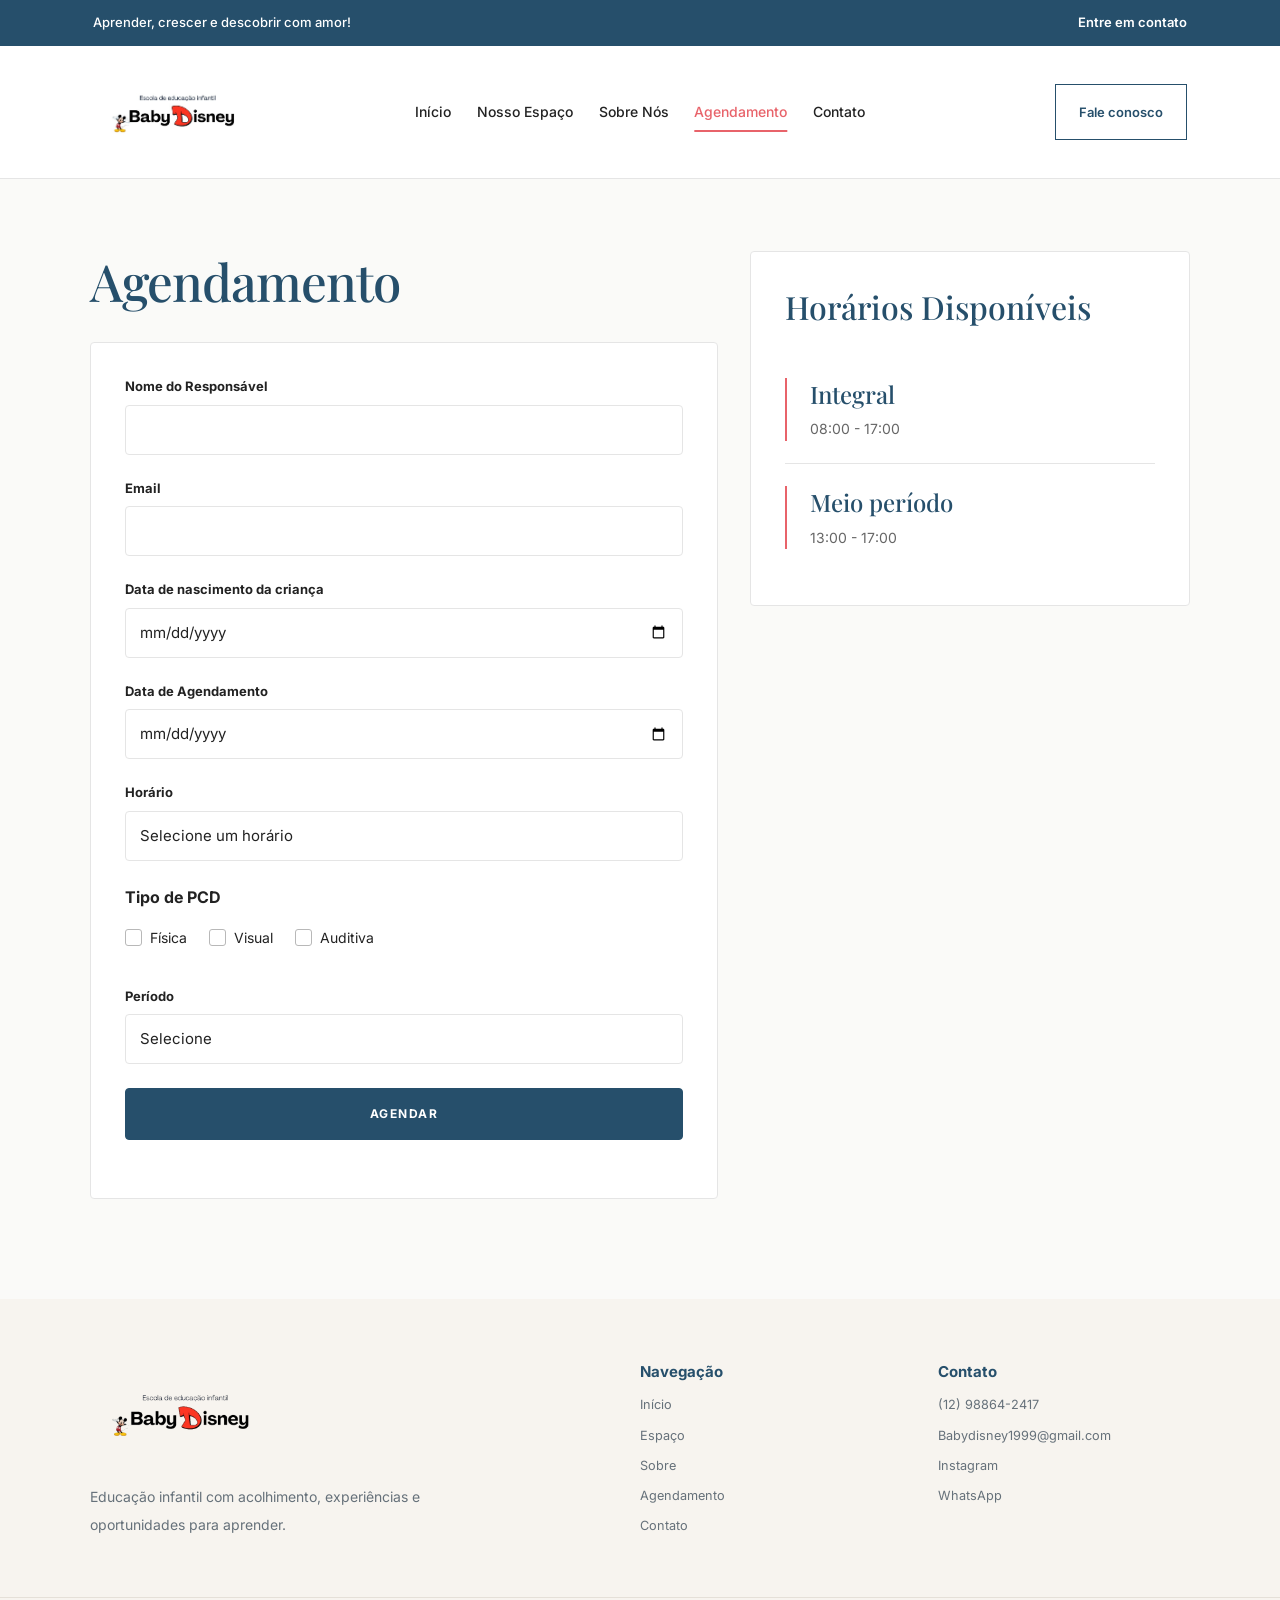
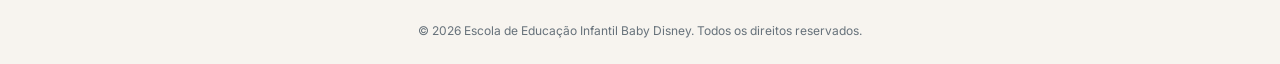
<file: templates/agendamento.html>
<!DOCTYPE html>
<html lang="pt-BR">
<head>
    <meta charset="UTF-8">
    <meta name="viewport" content="width=device-width, initial-scale=1.0">

    <title>Baby Disney | Agendamento</title>

    <!-- Bootstrap -->
    <link
        rel="stylesheet"
        href="https://cdn.jsdelivr.net/npm/bootstrap@5.3.8/dist/css/bootstrap.min.css"
    >

    <!-- CSS da página -->
    <link rel="stylesheet" href="../static/css/agendamento.css">

    <!-- Font Awesome -->
    <link
        rel="stylesheet"
        href="https://cdnjs.cloudflare.com/ajax/libs/font-awesome/6.5.0/css/all.min.css"
    >
</head>

<body>

    <!-- BARRA SUPERIOR -->
    <div class="topbar">
        <div class="topbar-left">
            <span>
               Aprender, crescer e descobrir com amor!
            </span>
        </div>

        <div class="topbar-right">
            <a
                href="contato.html"
                aria-label="Entre em contato"
            >
                Entre em contato
            </a>
        </div>
    </div>

    <!-- CABEÇALHO PRINCIPAL -->
    <header class="header">
        <div class="titulo">

            <!-- LOGOTIPO -->
            <a
                href="index.html"
                class="logo-link"
                aria-label="Baby Disney - página inicial"
            >
                <img
                    src="../static/img/Logo.jpeg"
                    id="logo"
                    alt="Logo da Escola Baby Disney"
                >
            </a>

            <!-- MENU DE NAVEGAÇÃO -->
            <nav aria-label="Navegação principal">
                <ul class="navbar-nav">

                    <li class="nav-item">
                        <a class="nav-link" href="index.html">
                            Início
                        </a>
                    </li>

                    <li class="nav-item">
                        <a class="nav-link" href="espaco.html">
                            Nosso Espaço
                        </a>
                    </li>

                    <li class="nav-item">
                        <a class="nav-link" href="sobre.html">
                            Sobre Nós
                        </a>
                    </li>

                    <li class="nav-item">
                        <a
                            class="nav-link active"
                            href="agendamento.html"
                            aria-current="page"
                        >
                            Agendamento
                        </a>
                    </li>

                    <li class="nav-item">
                        <a class="nav-link" href="contato.html">
                            Contato
                        </a>
                    </li>

                </ul>
            </nav>

            <!-- BOTÃO À DIREITA -->
            <a href="contato.html" class="header-cta">
                Fale conosco
            </a>

        </div>
    </header>

    <!-- CONTEÚDO PRINCIPAL -->
    <main class="container py-5">
        <div class="row g-4 align-items-start">

            <!-- FORMULÁRIO DE AGENDAMENTO -->
            <div class="col-lg-7">
                <section>
                    <h2 class="titulo-formulario">
                        Agendamento
                    </h2>

                    <form id="agendamentoForm" class="formulario-custom" action="/criptografia" method="POST">

                        <div class="mb-3">
                            <label
                                for="nome"
                                class="form-label fw-bold"
                            >
                                Nome do Responsável
                            </label>

                            <input
                                type="text"
                                id="nome"
                                name="nome"
                                class="form-control"
                                required
                            >
                        </div>

                        <div class="mb-3">
                            <label
                                for="email"
                                class="form-label fw-bold"
                            >
                                Email
                            </label>

                            <input
                                type="email"
                                id="email"
                                name="email"
                                class="form-control"
                                required
                            >
                        </div>

                        <div class="mb-3">
                            <label
                                for="nascimento"
                                class="form-label fw-bold"
                            >
                                Data de nascimento da criança
                            </label>

                            <input
                                type="date"
                                id="nascimento"
                                name="nascimento"
                                class="form-control"
                                required
                            >
                        </div>

                        <div class="mb-3">
                            <label
                                for="data"
                                class="form-label fw-bold"
                            >
                                Data de Agendamento
                            </label>

                            <input
                                type="date"
                                id="data"
                                name="data"
                                class="form-control"
                                required
                            >
                        </div>

                        <div class="mb-3">
                            <label
                                for="horario"
                                class="form-label fw-bold"
                            >
                                Horário
                            </label>

                            <select
                                id="horario"
                                name="horario"
                                class="form-select"
                                required
                            >
                                <option value="">
                                    Selecione um horário
                                </option>

                                <option value="08:00">08:00</option>
                                <option value="09:00">09:00</option>
                                <option value="10:00">10:00</option>
                                <option value="13:00">13:00</option>
                                <option value="14:00">14:00</option>
                            </select>
                        </div>

                        <!-- INFORMAÇÕES DE PCD -->
                        <fieldset class="mb-3">
                            <legend class="fw-bold fs-6">
                                Tipo de PCD
                            </legend>

                            <div class="form-check">
                                <input
                                    type="checkbox"
                                    id="pcd-fisica"
                                    name="pcd"
                                    value="fisica"
                                    class="form-check-input"
                                >

                                <label
                                    for="pcd-fisica"
                                    class="form-check-label"
                                >
                                    Física
                                </label>
                            </div>

                            <div class="form-check">
                                <input
                                    type="checkbox"
                                    id="pcd-visual"
                                    name="pcd"
                                    value="visual"
                                    class="form-check-input"
                                >

                                <label
                                    for="pcd-visual"
                                    class="form-check-label"
                                >
                                    Visual
                                </label>
                            </div>

                            <div class="form-check">
                                <input
                                    type="checkbox"
                                    id="pcd-auditiva"
                                    name="pcd"
                                    value="auditiva"
                                    class="form-check-input"
                                >

                                <label
                                    for="pcd-auditiva"
                                    class="form-check-label"
                                >
                                    Auditiva
                                </label>
                            </div>
                        </fieldset>

                        <!-- PERÍODO -->
                        <div class="mb-4">
                            <label
                                for="periodo"
                                class="form-label fw-bold"
                            >
                                Período
                            </label>

                            <select
                                id="periodo"
                                name="periodo"
                                class="form-select"
                                required
                            >
                                <option value="">Selecione</option>

                                <option value="meio_periodo">
                                    Meio período
                                </option>

                                <option value="integral">
                                    Integral
                                </option>
                            </select>
                        </div>

                        <!-- BOTÃO DE AGENDAMENTO -->
                        <button
                            type="submit"
                            class="btn btn-danger w-100 btn-lg"
                        >
                            Agendar
                        </button>

                        <!-- RESULTADO DO JAVASCRIPT -->
                        <p
                            id="resultado"
                            class="mt-4 fw-bold text-secondary"
                        ></p>

                    </form>
                </section>
            </div>

            <!-- HORÁRIOS DISPONÍVEIS -->
            <div class="col-lg-5">
                <aside class="painel-horarios">

                    <h2>Horários Disponíveis</h2>

                    <div class="card-horario">
                        <h3>Integral</h3>
                        <p>08:00 - 17:00</p>
                    </div>

                    <div class="card-horario">
                        <h3>Meio período</h3>
                        <p>13:00 - 17:00</p>
                    </div>

                </aside>
            </div>

        </div>
    </main>

    <!-- RODAPÉ -->
    <footer class="site-footer">

        <div class="footer-main">

            <!-- MARCA -->
            <div class="footer-brand">
                <a
                    href="index.html"
                    class="logo-link"
                    aria-label="Baby Disney - página inicial"
                >
                    <img
                        src="../static/img/logo.png"
                        alt="Logo da Escola Baby Disney"
                    >
                </a>

                <p>
                    Educação infantil com acolhimento, experiências
                    e oportunidades para aprender.
                </p>
            </div>

            <!-- LINKS DO RODAPÉ -->
            <nav
                class="footer-column"
                aria-label="Navegação do rodapé"
            >
                <h2>Navegação</h2>

                <ul>
                    <li><a href="index.html">Início</a></li>
                    <li><a href="espaco.html">Espaço</a></li>
                    <li><a href="sobre.html">Sobre</a></li>
                    <li><a href="agendamento.html">Agendamento</a></li>
                    <li><a href="contato.html">Contato</a></li>
                </ul>
            </nav>

            <!-- CONTATO -->
            <div class="footer-column">
                <h2>Contato</h2>

                <ul>
                    <li>
                        <a href="tel:+5512988642417">
                            (12) 98864-2417
                        </a>
                    </li>

                    <li>
                        <a href="mailto:Babydisney1999@gmail.com">
                            Babydisney1999@gmail.com
                        </a>
                    </li>

                    <li>
                        <a
                            href="https://www.instagram.com/babydisney_escola?igsh=MWFzdm5wcnRybGJweg=="
                            target="_blank"
                            rel="noopener noreferrer"
                        >
                            Instagram
                        </a>
                    </li>

                    <li>
                        <a
                            href="https://wa.me/5512988642417"
                            target="_blank"
                            rel="noopener noreferrer"
                        >
                            WhatsApp
                        </a>
                    </li>
                </ul>
            </div>

        </div>

        <!-- DIREITOS AUTORAIS -->
        <div class="footer-bottom">
            <div class="footer-bottom-inner">
                <p>
                    © 2026 Escola de Educação Infantil Baby Disney.
                    Todos os direitos reservados.
                </p>
            </div>
        </div>

    </footer>

    <!-- BOOTSTRAP -->
    <script src="https://cdn.jsdelivr.net/npm/bootstrap@5.3.8/dist/js/bootstrap.bundle.min.js"></script>

    <!-- JAVASCRIPT DO AGENDAMENTO -->
    <script>
        function enviarFormulario() {

            // Pegando os valores dos campos
            const nome =
                document.getElementById("nome").value;

            const email =
                document.getElementById("email").value;

            const nascimento =
                document.getElementById("nascimento").value;

            const data =
                document.getElementById("data").value;

            const horario =
                document.getElementById("horario").value;

            const periodo =
                document.getElementById("periodo").value;

            // Pegando as opções de PCD selecionadas
            const pcdMarcados =
                document.querySelectorAll("input[name='pcd']:checked");

            const pcd =
                Array.from(pcdMarcados).map(cb => cb.value);

            // Calculando a idade
            const hoje = new Date();
            const nascimentoData = new Date(nascimento);

            let idade =
                hoje.getFullYear() - nascimentoData.getFullYear();

            const mesAtual = hoje.getMonth();
            const mesNascimento = nascimentoData.getMonth();

            // Verifica se ainda não fez aniversário neste ano
            if (
                mesAtual < mesNascimento ||
                (
                    mesAtual === mesNascimento &&
                    hoje.getDate() < nascimentoData.getDate()
                )
            ) {
                idade--;
            }

            // Definindo a série
            let serie = "";

            if (idade <= 2) {
                serie = "Berçário I/II";
            } else if (idade <= 3) {
                serie = "Maternal I/II";
            } else if (idade === 4) {
                serie = "Pré I";
            } else if (idade >= 5) {
                serie = "Pré II";
            }

            // Exibindo o resultado
            const pResultado =
                document.getElementById("resultado");

            pResultado.innerHTML = `
                <strong>Nome:</strong>
                ${nome}
                <br>

                <strong>Email:</strong>
                ${email}
                <br>

                <strong>Idade:</strong>
                ${idade} anos
                <br>

                <strong>Série:</strong>
                ${serie}
                <br>

                <strong>Data:</strong>
                ${data}
                <br>

                <strong>Horário:</strong>
                ${horario}
                <br>

                <strong>Período:</strong>
                ${periodo}
                <br>

                <strong>PCD:</strong>
                ${pcd.length > 0 ? pcd.join(", ") : "Nenhuma"}
            `;
        }
    </script>

</body>
</html>
</file>
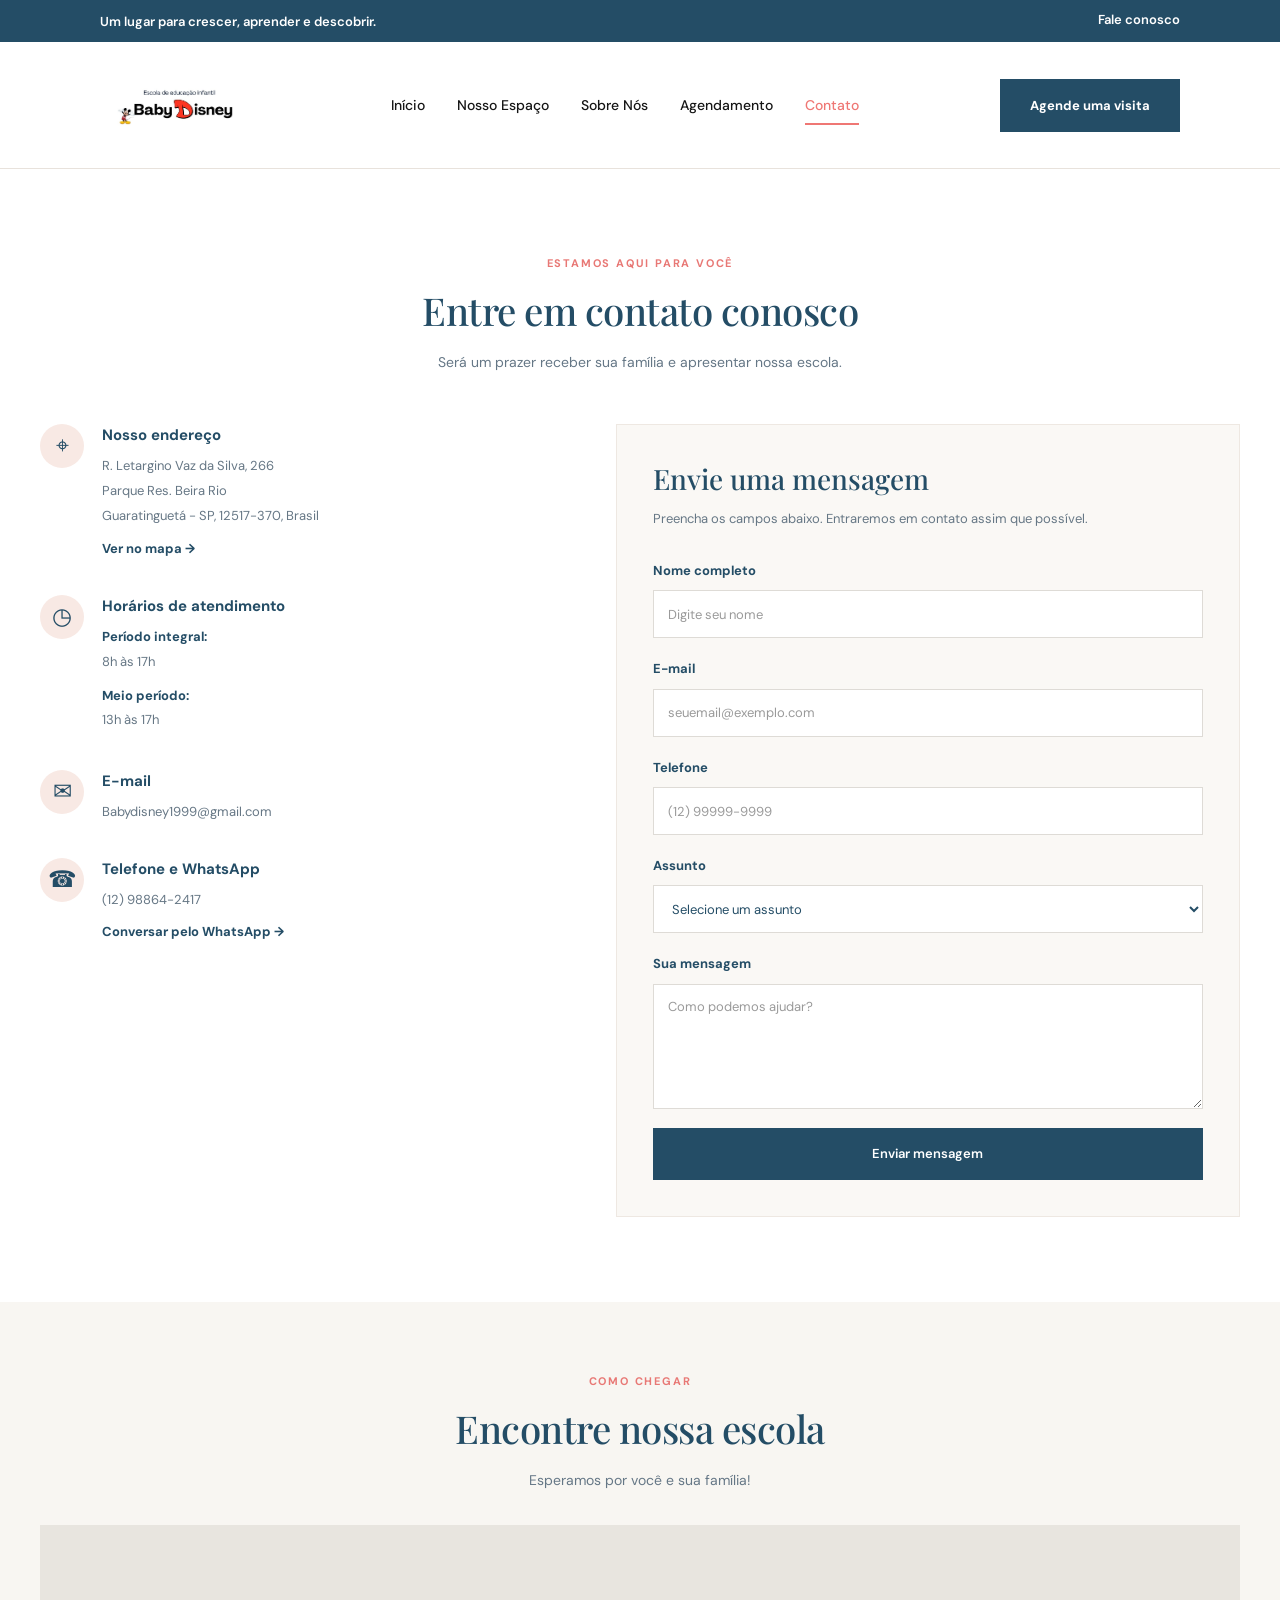
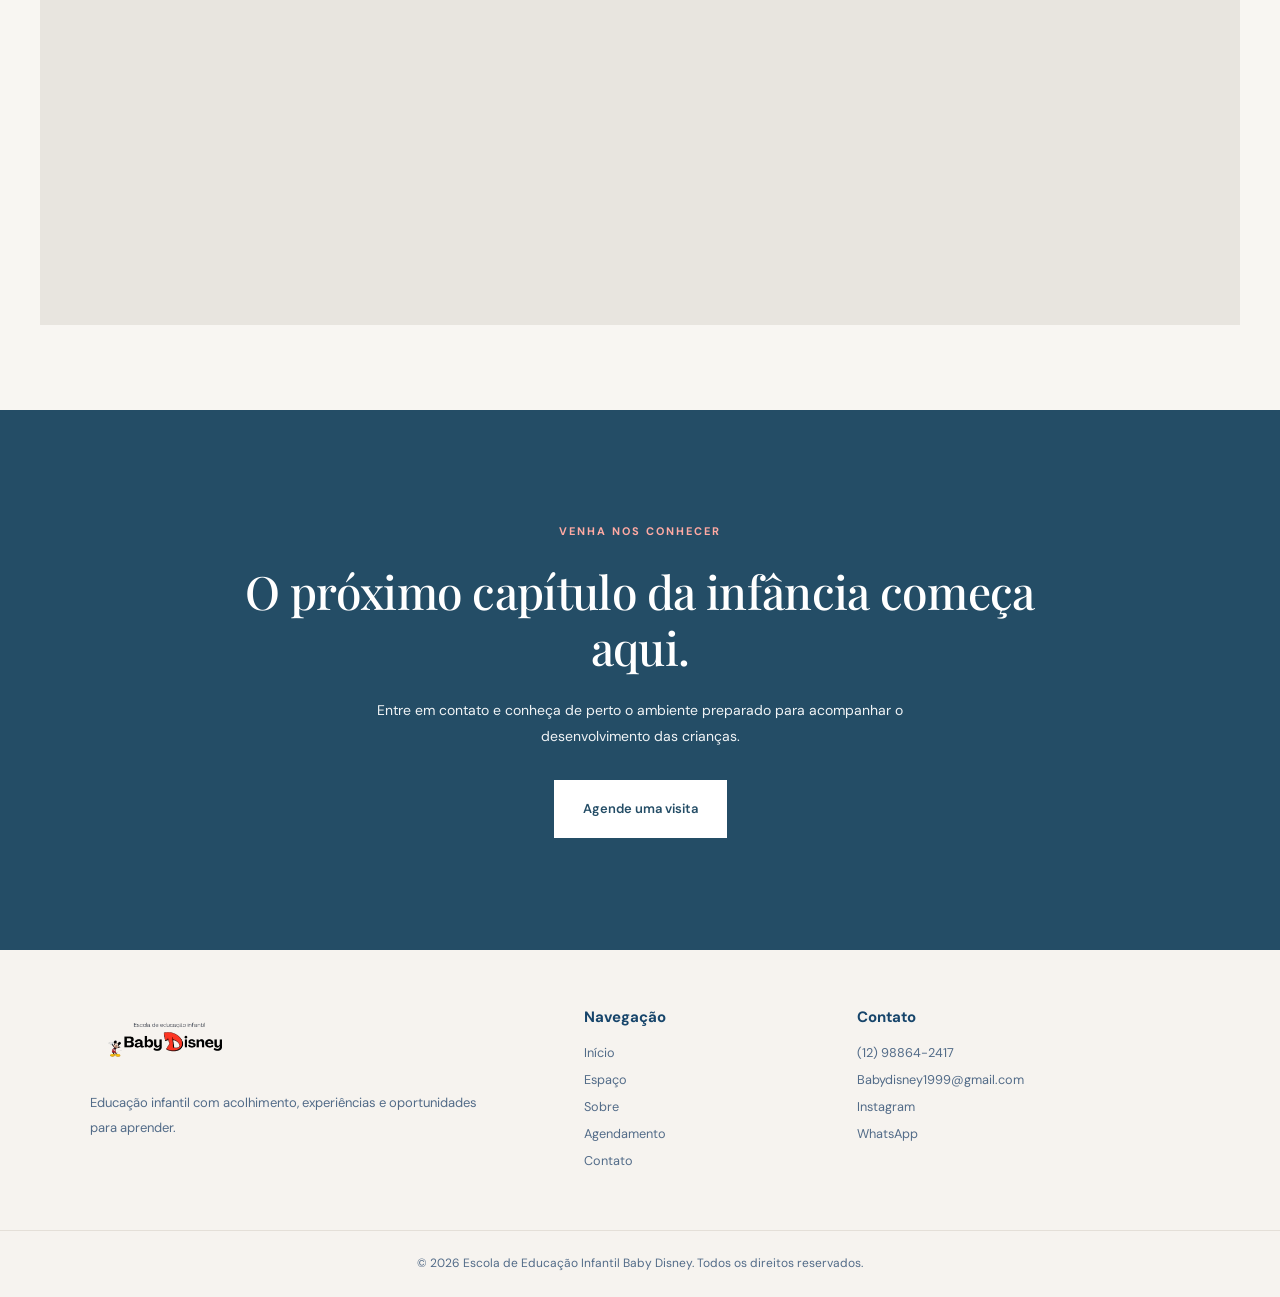
<file: templates/contato.html>
<!DOCTYPE html>
<html lang="pt-BR">
<head>
    <meta charset="UTF-8">
    <meta name="viewport" content="width=device-width, initial-scale=1.0">
    <meta name="description" content="Entre em contato com a Escola de Educação Infantil Baby Disney e agende uma visita.">
    <title>Contato | Escola Baby Disney</title>

    <link rel="stylesheet" href="../static/css/contato.css">

    <link rel="preconnect" href="https://fonts.googleapis.com">
    <link rel="preconnect" href="https://fonts.gstatic.com" crossorigin>
    <link href="https://fonts.googleapis.com/css2?family=DM+Sans:wght@400;500;600;700&family=Playfair+Display:wght@400;500;600&display=swap" rel="stylesheet">
</head>

<body>

    <!-- BARRA SUPERIOR -->
    <div class="topbar">
        <div class="topbar-container">
            <p>Um lugar para crescer, aprender e descobrir.</p>
            <a href="#contato">Fale conosco</a>
        </div>
    </div>

    <!-- CABEÇALHO -->
    <header class="header">
        <div class="header-container">

            <a href="index.html" class="logo" aria-label="Baby Disney - página inicial">
                <img src="../static/img/Logo.jpeg" alt="Escola de Educação Infantil Baby Disney">
            </a>

            <nav class="nav-menu" aria-label="Navegação principal">
                <a href="index.html">Início</a>
                <a href="espaco.html">Nosso Espaço</a>
                <a href="sobre.html">Sobre Nós</a>
                <a href="agendamento.html">Agendamento</a>
                <a href="contato.html" class="active" aria-current="page">Contato</a>
            </nav>

            <a href="agendamento.html" class="header-button">
                Agende uma visita
            </a>

        </div>
    </header>

    <main>

        <!-- SEÇÃO DE CONTATO -->
        <section class="contact-section" id="contato">

            <div class="section-heading">
                <span class="section-label">ESTAMOS AQUI PARA VOCÊ</span>
                <h1>Entre em contato conosco</h1>
                <p>Será um prazer receber sua família e apresentar nossa escola.</p>
            </div>

            <div class="contact-grid">

                <!-- INFORMAÇÕES DA ESCOLA -->
                <div class="contact-info">

                    <div class="info-card">
                        <div class="info-icon" aria-hidden="true">⌖</div>

                        <div>
                            <h2>Nosso endereço</h2>

                            <p>
                                R. Letargino Vaz da Silva, 266<br>
                                Parque Res. Beira Rio<br>
                                Guaratinguetá - SP, 12517-370, Brasil
                            </p>

                            <a class="info-link"
                               href="https://www.google.com/maps/search/?api=1&amp;query=R.%20Letargino%20Vaz%20da%20Silva%2C%20266%2C%20Guaratinguet%C3%A1%2C%20SP%2C%2012517-370"
                               target="_blank"
                               rel="noopener noreferrer">
                                Ver no mapa →
                            </a>
                        </div>
                    </div>

                    <div class="info-card">
                        <div class="info-icon" aria-hidden="true">◷</div>

                        <div>
                            <h2>Horários de atendimento</h2>

                            <p>
                                <strong>Período integral:</strong><br>
                                8h às 17h
                            </p>

                            <p>
                                <strong>Meio período:</strong><br>
                                13h às 17h
                            </p>
                        </div>
                    </div>

                    <div class="info-card">
                        <div class="info-icon" aria-hidden="true">✉</div>

                        <div>
                            <h2>E-mail</h2>

                            <a href="mailto:Babydisney1999@gmail.com">
                                Babydisney1999@gmail.com
                            </a>
                        </div>
                    </div>

                    <div class="info-card">
                        <div class="info-icon" aria-hidden="true">☎</div>

                        <div>
                            <h2>Telefone e WhatsApp</h2>

                            <a href="tel:+5512988642417">
                                (12) 98864-2417
                            </a>

                            <a class="info-link"
                               href="https://wa.me/5512988642417"
                               target="_blank"
                               rel="noopener noreferrer">
                                Conversar pelo WhatsApp →
                            </a>
                        </div>
                    </div>

                </div>

                <!-- FORMULÁRIO -->
                <div class="contact-form-container">

                    <h2>Envie uma mensagem</h2>

                    <p class="form-description">
                        Preencha os campos abaixo. Entraremos em contato assim que possível.
                    </p>

                    <form action="/criptografia" method="POST">

                        <input type="hidden" name="_subject"
                               value="Nova mensagem pelo site Baby Disney">

                        <input type="hidden" name="_captcha" value="false">

                        <input type="text" name="_honey"
                               class="honeypot"
                               tabindex="-1"
                               autocomplete="off"
                               aria-hidden="true">

                        <div class="form-group">
                            <label for="nome">Nome completo</label>

                            <input
                                type="text"
                                id="nome"
                                name="nome"
                                placeholder="Digite seu nome"
                                autocomplete="name"
                                required>
                        </div>

                        <div class="form-group">
                            <label for="email">E-mail</label>

                            <input
                                type="email"
                                id="email"
                                name="email"
                                placeholder="seuemail@exemplo.com"
                                autocomplete="email"
                                required>
                        </div>

                        <div class="form-group">
                            <label for="telefone">Telefone</label>

                            <input
                                type="tel"
                                id="telefone"
                                name="telefone"
                                placeholder="(12) 99999-9999"
                                autocomplete="tel">
                        </div>

                        <div class="form-group">
                            <label for="assunto">Assunto</label>

                            <select id="assunto" name="assunto" required>
                                <option value="" disabled selected>
                                    Selecione um assunto
                                </option>

                                <option value="Matrícula">Matrícula</option>
                                <option value="Agendamento de visita">Agendamento de visita</option>
                                <option value="Período integral">Período integral</option>
                                <option value="Meio período">Meio período</option>
                                <option value="Outras dúvidas">Outras dúvidas</option>
                            </select>
                        </div>

                        <div class="form-group">
                            <label for="mensagem">Sua mensagem</label>

                            <textarea
                                id="mensagem"
                                name="mensagem"
                                rows="5"
                                placeholder="Como podemos ajudar?"
                                required></textarea>
                        </div>

                        <button type="submit" class="form-button">
                            Enviar mensagem
                        </button>

                    </form>
                </div>

            </div>
        </section>

        <!-- MAPA -->
        <section class="map-section">

            <div class="map-heading">
                <span class="section-label">COMO CHEGAR</span>
                <h2>Encontre nossa escola</h2>
                <p>Esperamos por você e sua família!</p>
            </div>

            <div class="map-container">
                <iframe
                    src="https://www.google.com/maps/embed?pb=!1m18!1m12!1m3!1d3678.205232790969!2d-405.18496772491548!3d-22.794857979334015!2m3!1f0!2f0!3f0!3m2!1i1024!2i768!4f13.1!3m3!1m2!1s0x94ccc5b5dd8c625b%3A0x23422f804ad7f8d1!2sEscola%20de%20Educa%C3%A7%C3%A3o%20Infantil%20Baby%20Disney!5e0!3m2!1spt-BR!2sbr!4v1791982071882!5m2!1spt-BR!2sbr"
                    title="Localização da Escola Baby Disney"
                    loading="lazy"
                    referrerpolicy="no-referrer-when-downgrade"
                    allowfullscreen>
                </iframe>
            </div>

        </section>

        <!-- VENHA NOS CONHECER: ACIMA DO FOOTER -->
        <section class="hero-contato">

            <div class="hero-content">

                <span class="hero-label">VENHA NOS CONHECER</span>

                <h2>O próximo capítulo da infância começa aqui.</h2>

                <p>
                    Entre em contato e conheça de perto o ambiente preparado
                    para acompanhar o desenvolvimento das crianças.
                </p>

                <a href="agendamento.html" class="hero-button">
                    Agende uma visita
                </a>

            </div>

        </section>

    </main>

    <!-- FOOTER -->
    <footer class="footer">

        <div class="footer-container">

            <!-- LOGO E DESCRIÇÃO -->
            <div class="footer-brand">

                <a href="index.html" aria-label="Baby Disney - início">
                    <img src="../static/img/logo.png" alt="Logo da Escola Baby Disney">
                </a>

                <p>
                    Educação infantil com acolhimento, experiências
                    e oportunidades para aprender.
                </p>

            </div>

            <!-- NAVEGAÇÃO -->
            <div class="footer-links">

                <h2>Navegação</h2>

                <a href="index.html">Início</a>
                <a href="espaco.html">Espaço</a>
                <a href="sobre.html">Sobre</a>
                <a href="agendamento.html">Agendamento</a>
                <a href="contato.html">Contato</a>

            </div>

            <!-- CONTATO -->
            <div class="footer-contact">

                <h2>Contato</h2>

                <a href="tel:+5512988642417">
                    (12) 98864-2417
                </a>

                <a href="mailto:Babydisney1999@gmail.com">
                    Babydisney1999@gmail.com
                </a>

                <a href="https://www.instagram.com/"
                   target="_blank"
                   rel="noopener noreferrer">
                    Instagram
                </a>

                <a href="https://wa.me/5512988642417"
                   target="_blank"
                   rel="noopener noreferrer">
                    WhatsApp
                </a>

            </div>

        </div>

        <!-- DIREITOS AUTORAIS -->
        <div class="footer-bottom">
            <p>
                © 2026 Escola de Educação Infantil Baby Disney.
                Todos os direitos reservados.
            </p>
        </div>

    </footer>

</body>
</html>
</file>
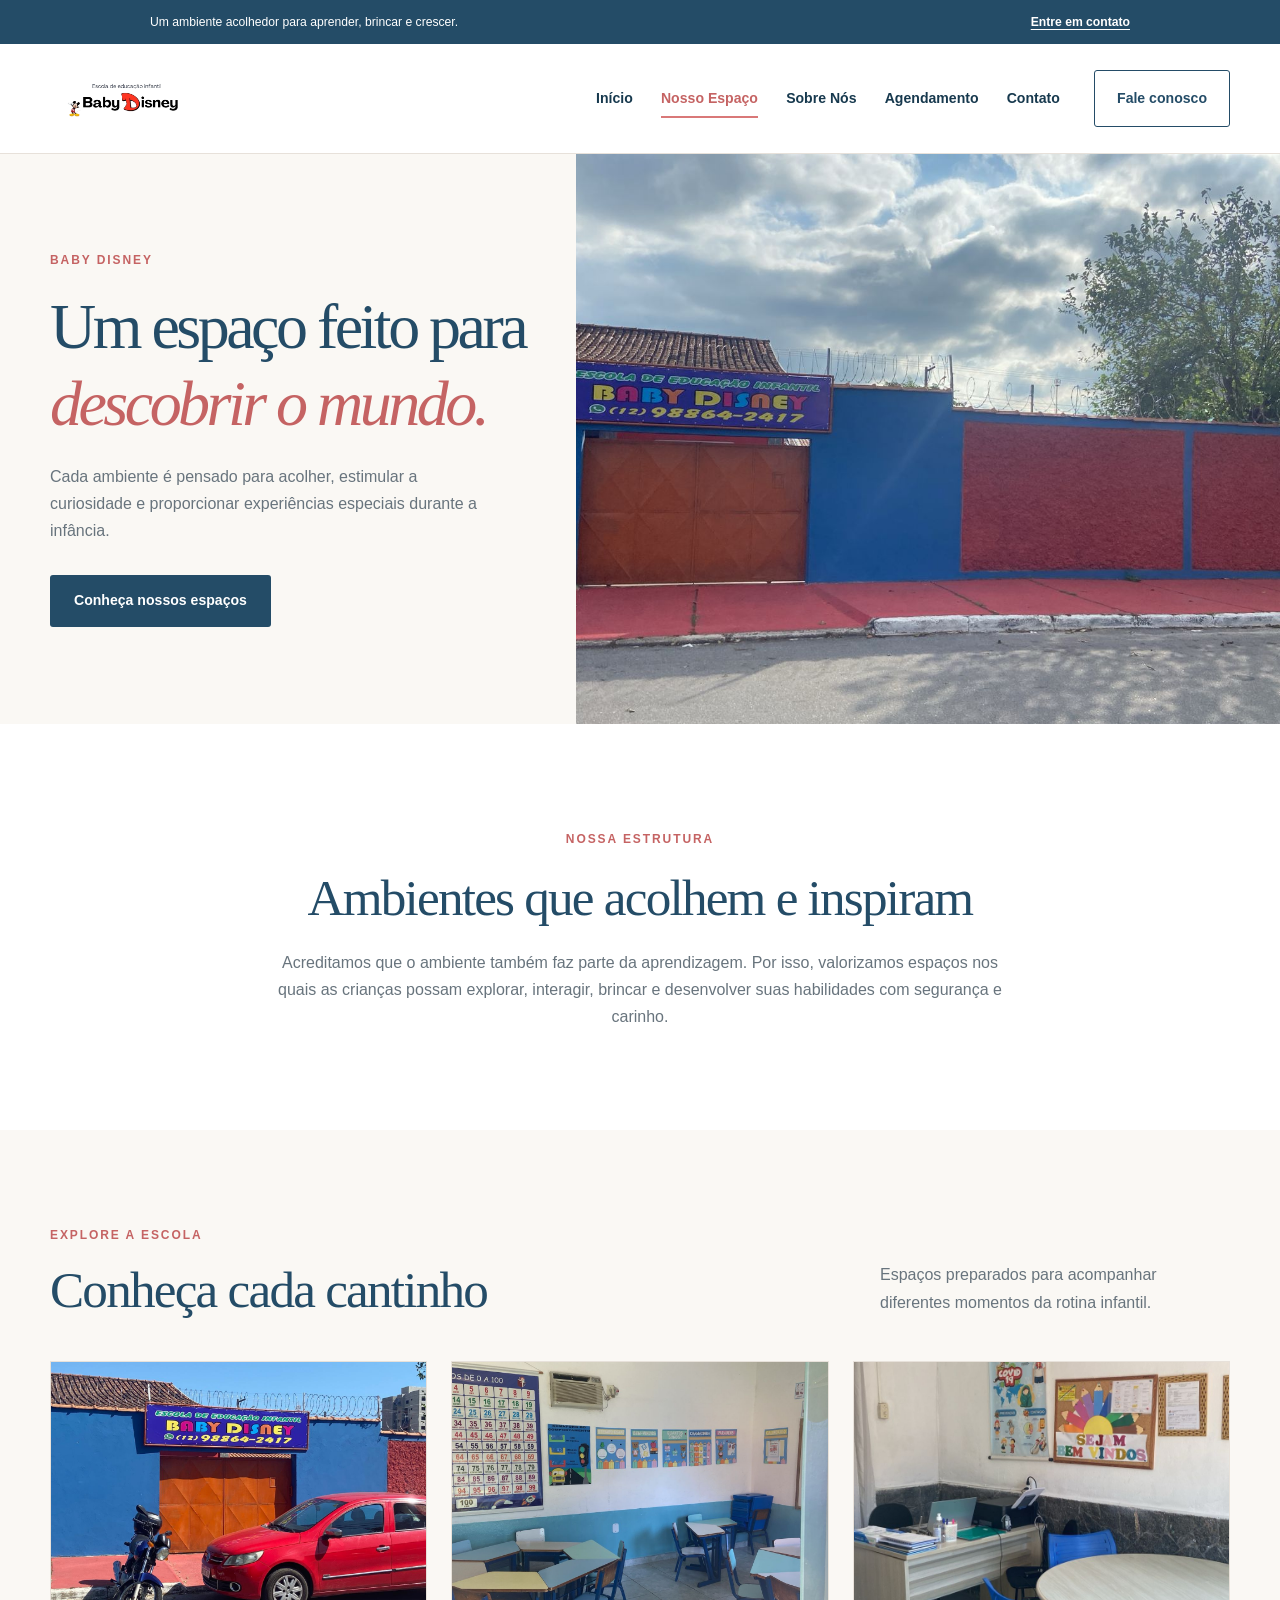
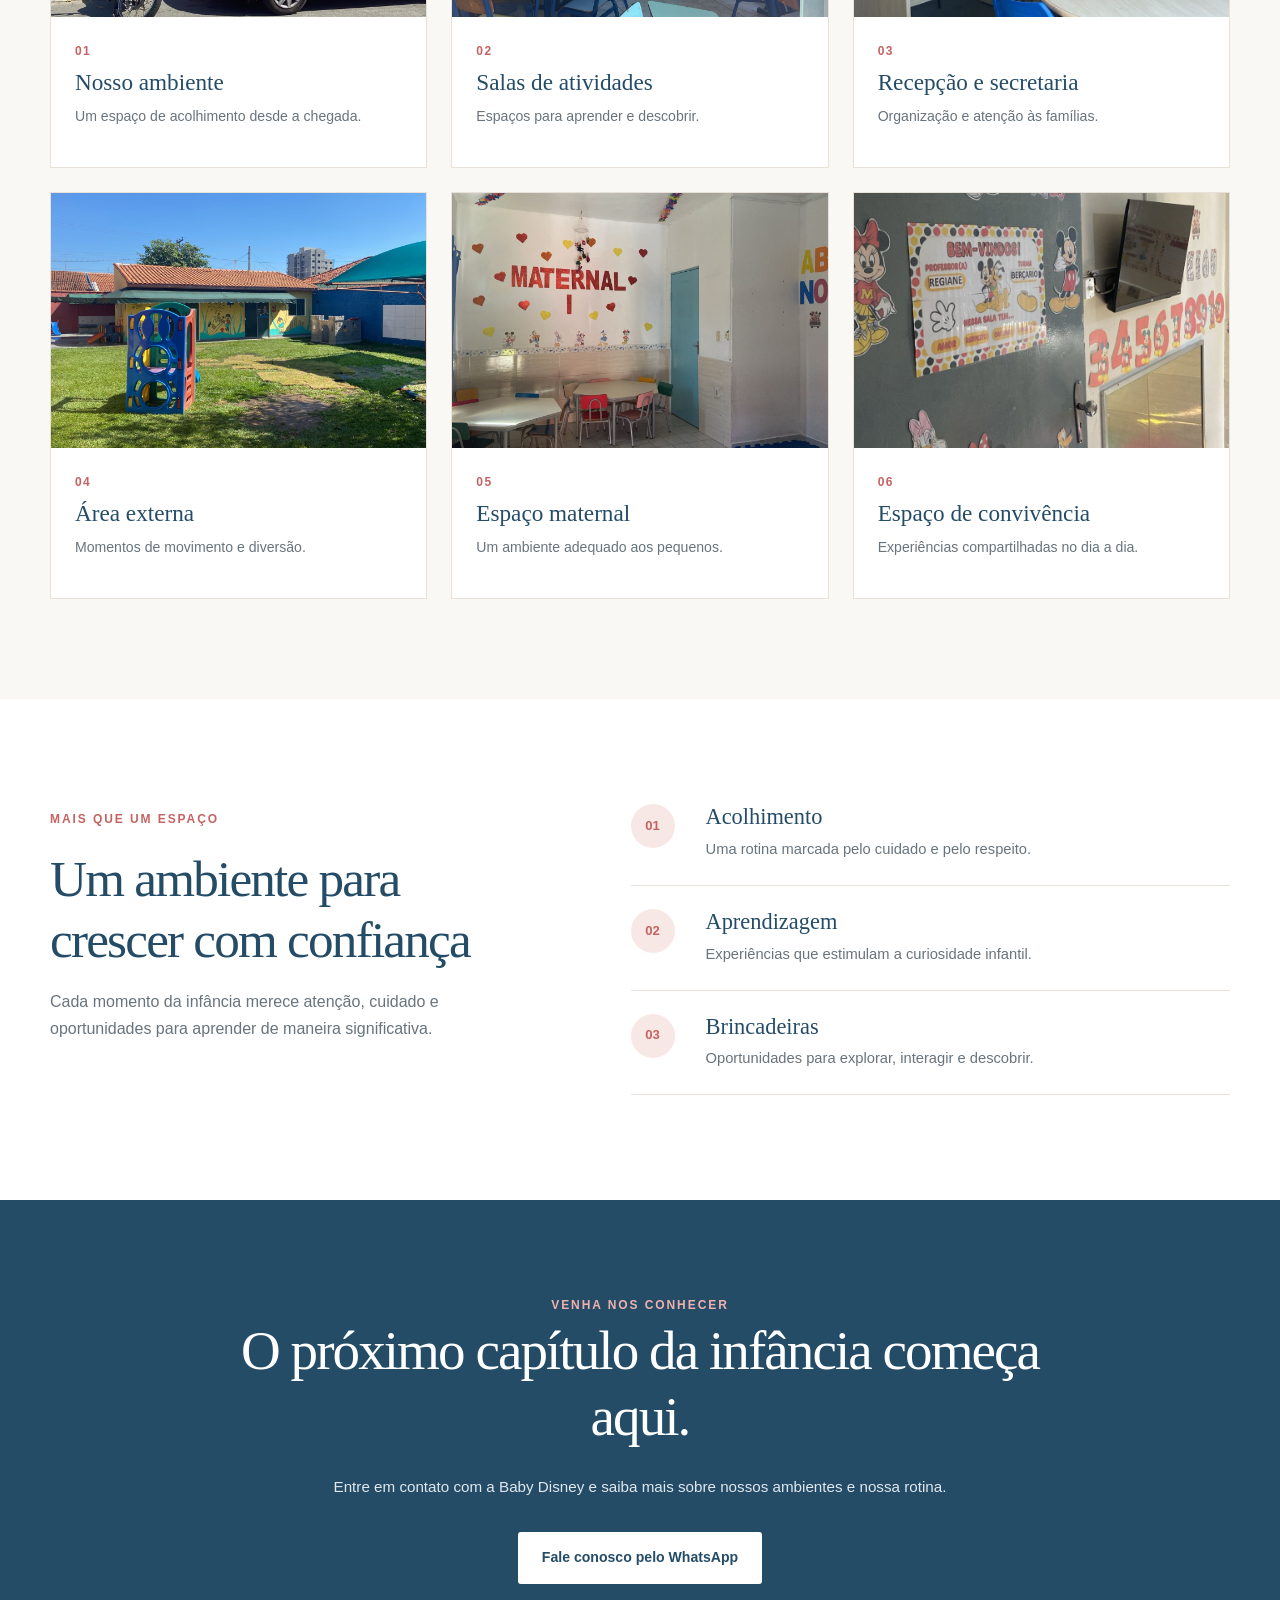
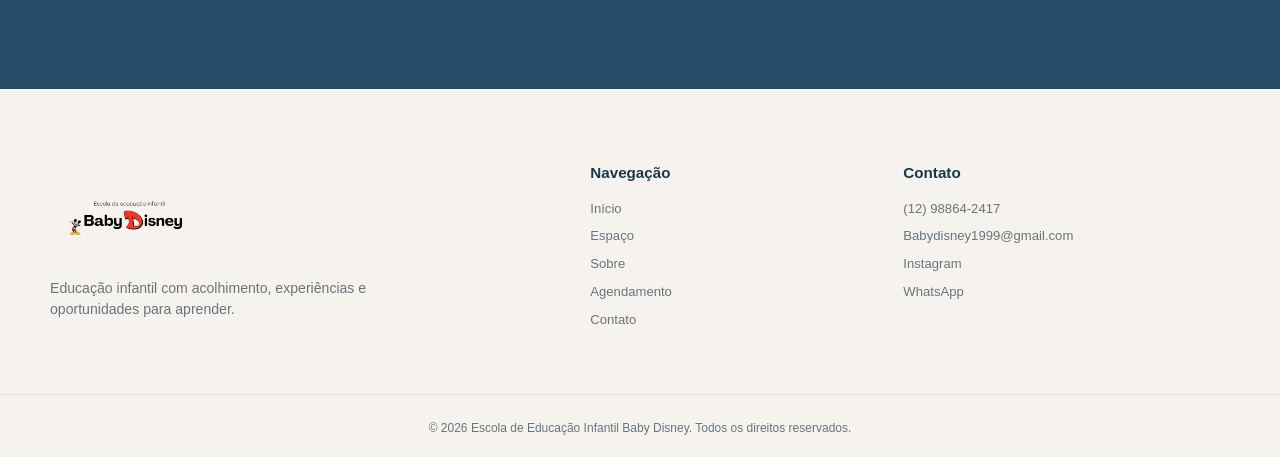
<file: templates/espaco.html>
<!DOCTYPE html>
<html lang="pt-BR">
<head>
    <meta charset="UTF-8">
    <meta name="viewport" content="width=device-width, initial-scale=1.0">
    <meta name="description" content="Conheça os espaços da Escola de Educação Infantil Baby Disney.">
    <title>Nosso Espaço | Baby Disney</title>

    <link rel="stylesheet" href="../static/css/espaço.css">
</head>

<body>

    <div class="topbar">
        <p>Um ambiente acolhedor para aprender, brincar e crescer.</p>
        <a href="#contato">Entre em contato</a>
    </div>

    <header class="site-header">
        <a href="index.html" class="logo">
            <img src="../static/img/logo.png" alt="Logo Baby Disney">
        </a>

        <input type="checkbox" id="menu-toggle" class="menu-toggle">
        <label for="menu-toggle" class="menu-icon" aria-label="Abrir menu">
            <span></span>
            <span></span>
            <span></span>
        </label>

        <nav class="navigation">
            <a href="index.html">Início</a>
            <a href="espaco.html" aria-current="page">Nosso Espaço</a>
            <a href="sobre.html">Sobre Nós</a>
            <a href="agendamento.html">Agendamento</a>
            <a href="contato.html">Contato</a>
            <a href="contato.html" class="nav-button">Fale conosco</a>
        </nav>
    </header>

    <main>

        <section class="hero">
            <div class="hero-content">
                <span class="eyebrow">BABY DISNEY</span>

                <h1>Um espaço feito para <em>descobrir o mundo.</em></h1>

                <p>
                    Cada ambiente é pensado para acolher, estimular a curiosidade
                    e proporcionar experiências especiais durante a infância.
                </p>

                <a href="#galeria" class="button button-primary">
                    Conheça nossos espaços
                </a>
            </div>

            <div class="hero-image">
                <img
                    src="../static/img/fachada.jpeg"
                    alt="Fachada da Escola Baby Disney">
            </div>
        </section>

        <section class="intro section-container">
            <span class="eyebrow">NOSSA ESTRUTURA</span>
            <h2>Ambientes que acolhem e inspiram</h2>

            <p>
                Acreditamos que o ambiente também faz parte da aprendizagem.
                Por isso, valorizamos espaços nos quais as crianças possam
                explorar, interagir, brincar e desenvolver suas habilidades
                com segurança e carinho.
            </p>
        </section>

        <section class="gallery-section" id="galeria">
            <div class="section-container">

                <div class="section-heading">
                    <div>
                        <span class="eyebrow">EXPLORE A ESCOLA</span>
                        <h2>Conheça cada cantinho</h2>
                    </div>

                    <p>
                        Espaços preparados para acompanhar diferentes momentos
                        da rotina infantil.
                    </p>
                </div>

                <div class="gallery">

                    <article class="gallery-card gallery-card-large">
                        <img
                            src="../static/img/fachada-atras.jpeg"
                            alt="Fachada da escola">
                        <div class="gallery-caption">
                            <span>01</span>
                            <h3>Nosso ambiente</h3>
                            <p>Um espaço de acolhimento desde a chegada.</p>
                        </div>
                    </article>

                    <article class="gallery-card">
                        <img
                            src="../static/img/sala.jpeg"
                            alt="Sala de atividades">
                        <div class="gallery-caption">
                            <span>02</span>
                            <h3>Salas de atividades</h3>
                            <p>Espaços para aprender e descobrir.</p>
                        </div>
                    </article>

                    <article class="gallery-card">
                        <img
                            src="../static/img/secretaria.jpeg"
                            alt="Secretaria da escola">
                        <div class="gallery-caption">
                            <span>03</span>
                            <h3>Recepção e secretaria</h3>
                            <p>Organização e atenção às famílias.</p>
                        </div>
                    </article>

                    <article class="gallery-card">
                        <img
                            src="../static/img/parque.jpeg"
                            alt="Parque infantil">
                        <div class="gallery-caption">
                            <span>04</span>
                            <h3>Área externa</h3>
                            <p>Momentos de movimento e diversão.</p>
                        </div>
                    </article>

                    <article class="gallery-card">
                        <img
                            src="../static/img/maternal.jpeg"
                            alt="Ambiente do maternal">
                        <div class="gallery-caption">
                            <span>05</span>
                            <h3>Espaço maternal</h3>
                            <p>Um ambiente adequado aos pequenos.</p>
                        </div>
                    </article>

                    <article class="gallery-card">
                        <img
                            src="../static/img/salaTV.jpeg"
                            alt="Espaço de atividades audiovisuais">
                        <div class="gallery-caption">
                            <span>06</span>
                            <h3>Espaço de convivência</h3>
                            <p>Experiências compartilhadas no dia a dia.</p>
                        </div>
                    </article>

                </div>
            </div>
        </section>

        <section class="benefits section-container">
            <div class="benefits-intro">
                <span class="eyebrow">MAIS QUE UM ESPAÇO</span>
                <h2>Um ambiente para crescer com confiança</h2>
                <p>
                    Cada momento da infância merece atenção, cuidado e
                    oportunidades para aprender de maneira significativa.
                </p>
            </div>

            <div class="benefits-list">

                <article class="benefit">
                    <span class="benefit-number">01</span>
                    <div>
                        <h3>Acolhimento</h3>
                        <p>Uma rotina marcada pelo cuidado e pelo respeito.</p>
                    </div>
                </article>

                <article class="benefit">
                    <span class="benefit-number">02</span>
                    <div>
                        <h3>Aprendizagem</h3>
                        <p>Experiências que estimulam a curiosidade infantil.</p>
                    </div>
                </article>

                <article class="benefit">
                    <span class="benefit-number">03</span>
                    <div>
                        <h3>Brincadeiras</h3>
                        <p>Oportunidades para explorar, interagir e descobrir.</p>
                    </div>
                </article>

            </div>
        </section>

        <section class="contact-banner" id="contato">
            <div class="contact-banner-content">
                <span class="eyebrow">VENHA NOS CONHECER</span>
                <h2>O próximo capítulo da infância começa aqui.</h2>
                <p>
                    Entre em contato com a Baby Disney e saiba mais sobre
                    nossos ambientes e nossa rotina.
                </p>

                <a
                    href="https://wa.me/5512988642417"
                    class="button button-light"
                    target="_blank"
                    rel="noopener noreferrer">
                    Fale conosco pelo WhatsApp
                </a>
            </div>
        </section>

    </main>

    <footer class="footer">
        <div class="container footer-grid">

            <div class="footer-brand">
                <img src="../static/img/logo.png" alt="Baby Disney" class="footer-logo">

                <p>
                    Educação infantil com acolhimento, experiências
                    e oportunidades para aprender.
                </p>
            </div>

            <div class="footer-column">
                <h3>Navegação</h3>
                <a href="index.html">Início</a>
                <a href="espaco.html">Espaço</a>
                <a href="sobre.html">Sobre</a>
                <a href="agendamento.html">Agendamento</a>
                <a href="contato.html">Contato</a>
            </div>

            <div class="footer-column">
                <h3>Contato</h3>

                <a href="tel:+5512988642417">
                    (12) 98864-2417
                </a>

                <a href="mailto:Babydisney1999@gmail.com">
                    Babydisney1999@gmail.com
                </a>

                <a href="https://www.instagram.com/babydisney_escola?igsh=MWFzdm5wcnRybGJweg=="
                   target="_blank"
                   rel="noopener noreferrer">
                    Instagram
                </a>

                <a href="https://wa.me/5512988642417"
                   target="_blank"
                   rel="noopener noreferrer">
                    WhatsApp
                </a>
            </div>

        </div>

        <div class="footer-bottom">
            <div class="container">
                <p>
                    © 2026 Escola de Educação Infantil Baby Disney.
                    Todos os direitos reservados.
                </p>
            </div>
        </div>
    </footer>

</body>
</html>
</file>
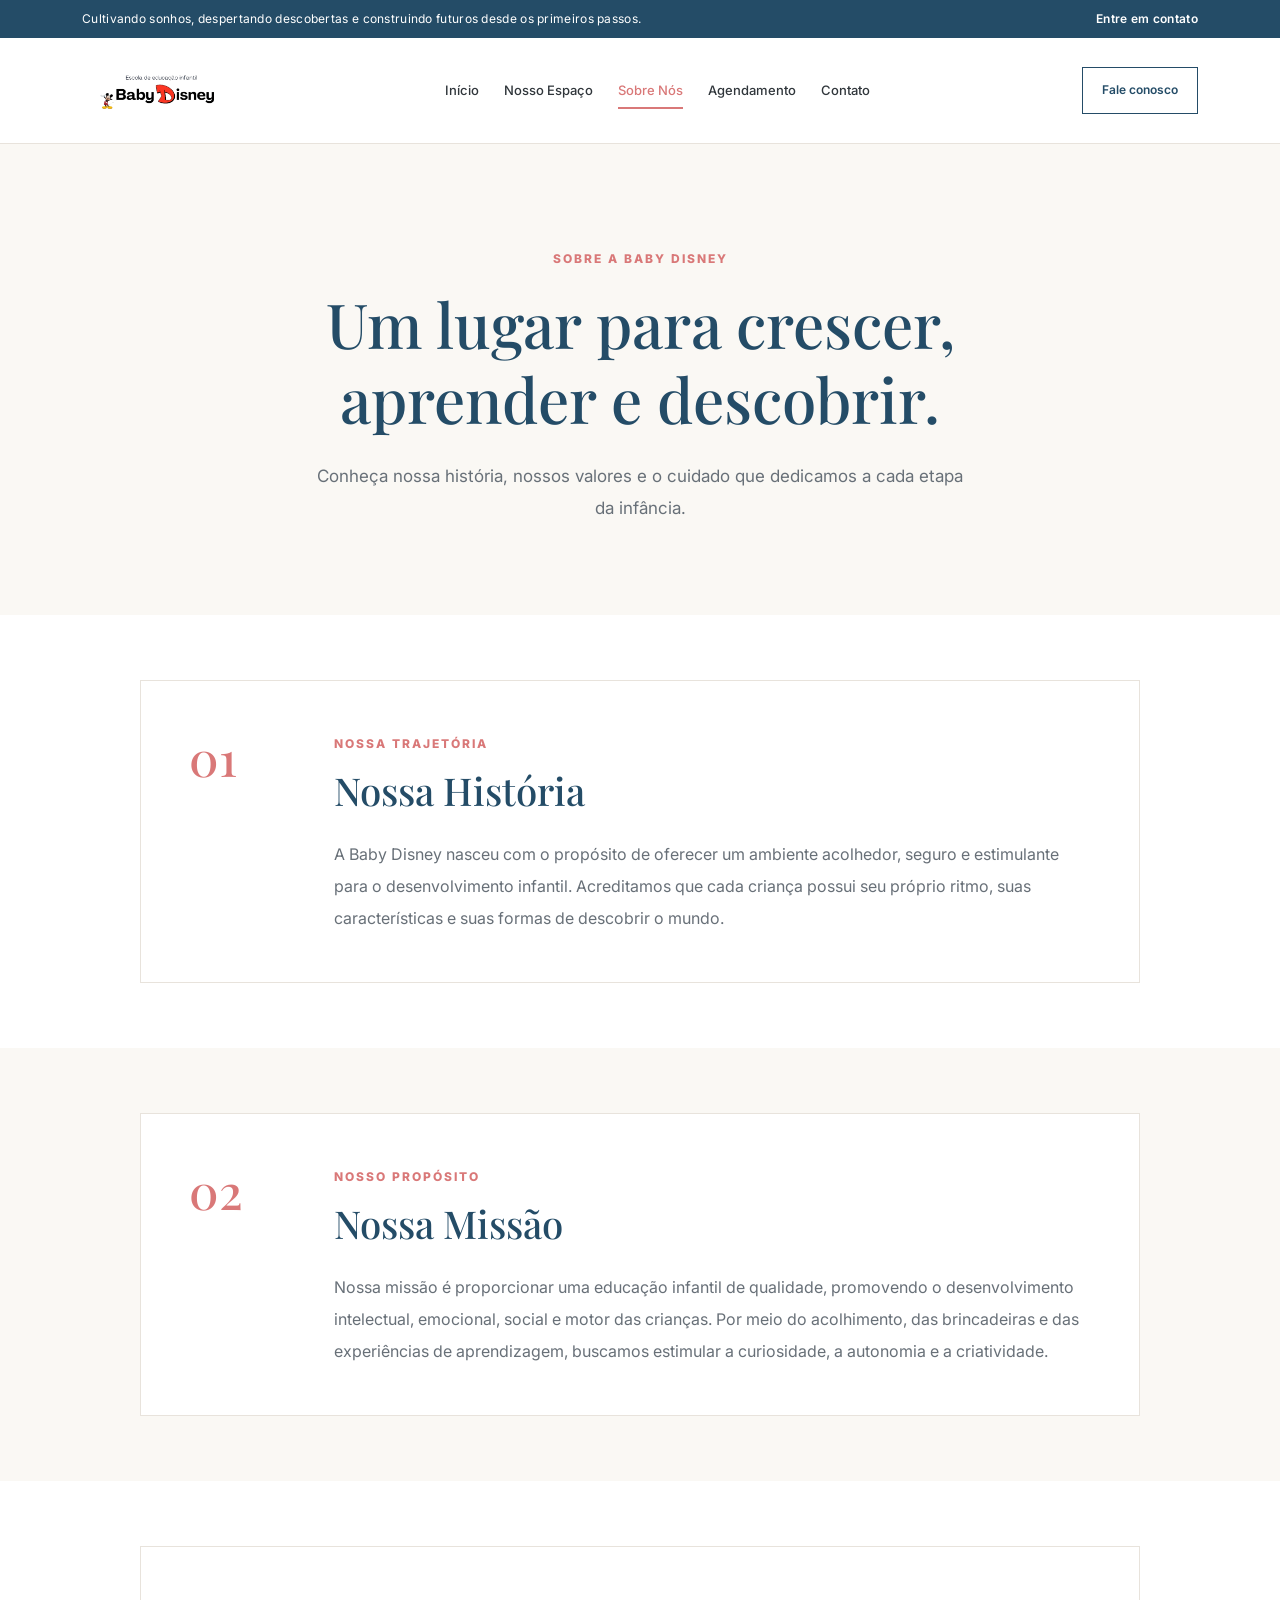
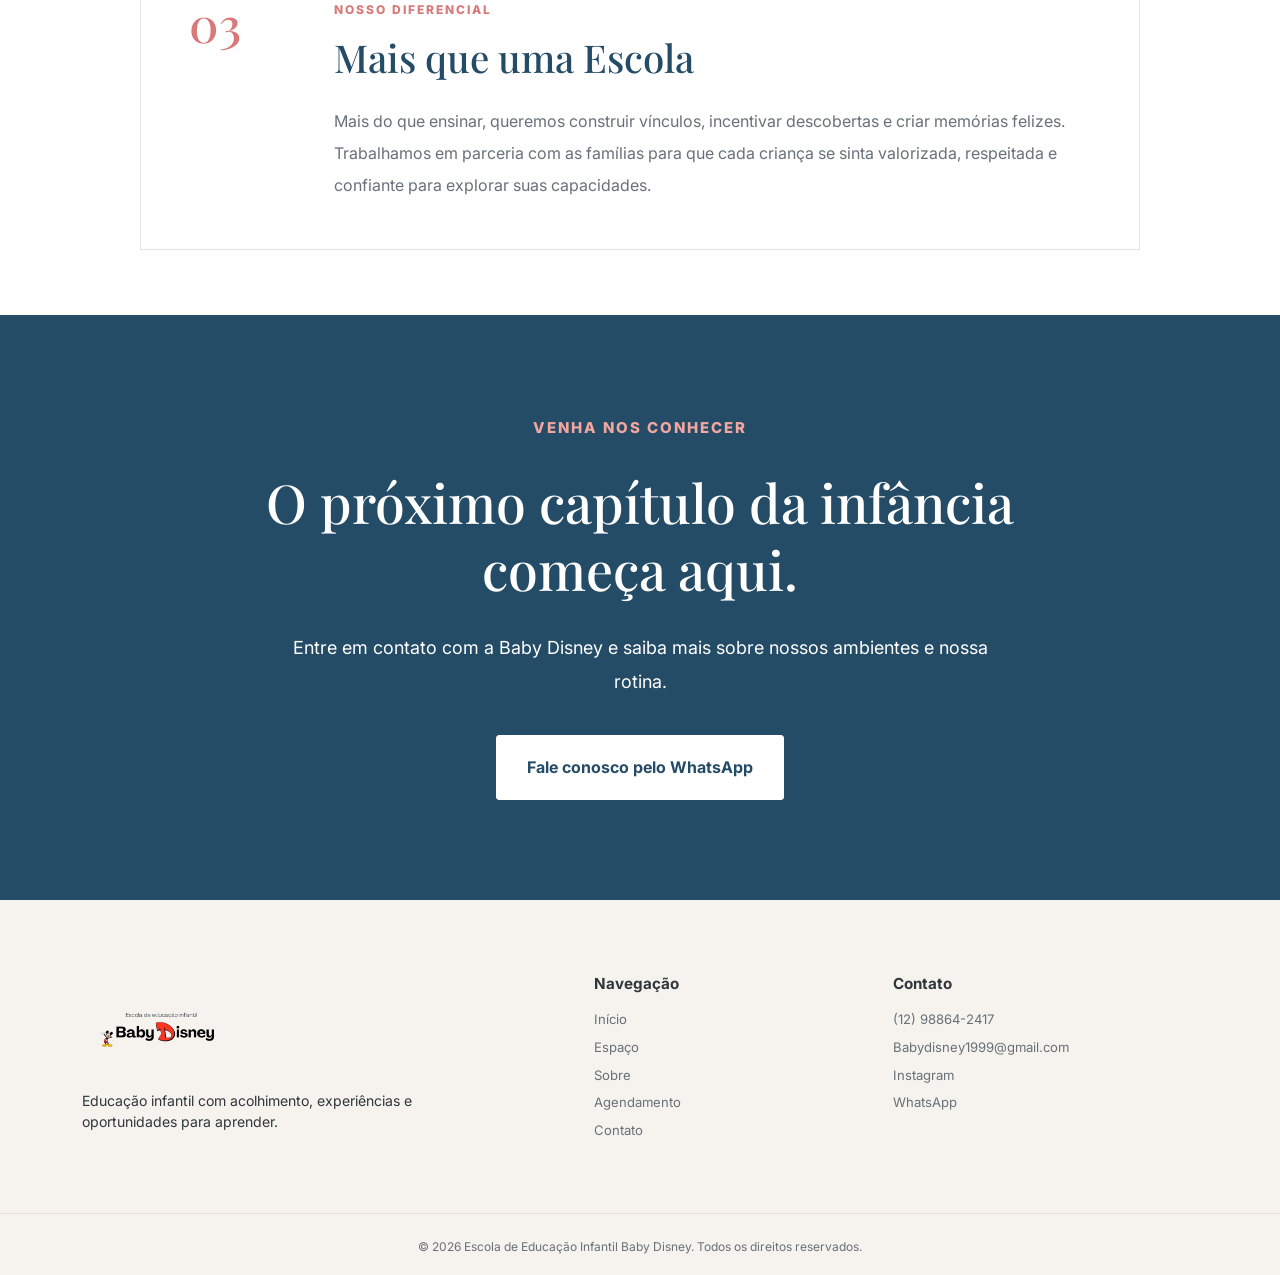
<file: templates/sobre.html>
<!DOCTYPE html>
<html lang="pt-BR">

<head>
    <meta charset="UTF-8">
    <meta name="viewport" content="width=device-width, initial-scale=1.0">

    <title>Sobre Nós | Baby Disney</title>

    <!-- Bootstrap -->
    <link
        href="https://cdn.jsdelivr.net/npm/bootstrap@5.3.8/dist/css/bootstrap.min.css"
        rel="stylesheet"
    >

    <!-- Fontes -->
    <link rel="preconnect" href="https://fonts.googleapis.com">
    <link rel="preconnect" href="https://fonts.gstatic.com" crossorigin>

    <link
        href="https://fonts.googleapis.com/css2?family=Inter:wght@400;500;600;700;800&family=Playfair+Display:wght@400;500;600;700&display=swap"
        rel="stylesheet"
    >

    <!-- Ícones -->
    <link
        rel="stylesheet"
        href="https://cdnjs.cloudflare.com/ajax/libs/font-awesome/6.5.2/css/all.min.css"
    >

    <!-- CSS da página -->
    <link rel="stylesheet" href="../static/css/sobre.css">
</head>

<body>

    <!-- BARRA SUPERIOR -->
    <div class="topbar">
        <div class="container topbar-content">

            <span>
                Cultivando sonhos, despertando descobertas e construindo futuros desde os primeiros passos.
            </span>

            <a
                href="https://wa.me/5512988642417"
                target="_blank"
                rel="noopener noreferrer"
            >
                Entre em contato
            </a>

        </div>
    </div>

    <!-- CABEÇALHO -->
    <header class="main-header">
        <div class="container header-content">

            <a href="index.html" class="logo-link">
                <img
                    src="../static/img/logo.png"
                    alt="Logo da Escola Baby Disney"
                    class="logo"
                >
            </a>

            <nav class="main-nav" aria-label="Navegação principal">

                <a href="index.html">
                    Início
                </a>

                <a href="espaco.html">
                    Nosso Espaço
                </a>

                <a
                    href="sobre.html"
                    class="active"
                    aria-current="page"
                >
                    Sobre Nós
                </a>

                <a href="agendamento.html">
                    Agendamento
                </a>

                <a href="contato.html">
                    Contato
                </a>

            </nav>

            <a href="agendamento.html" class="header-button">
                Fale conosco
            </a>

        </div>
    </header>

    <!-- CONTEÚDO PRINCIPAL -->
    <main>

        <!-- INTRODUÇÃO -->
        <section class="about-intro">
            <div class="container">

                <span class="section-label">
                    SOBRE A BABY DISNEY
                </span>

                <h1>
                    Um lugar para crescer,
                    aprender e descobrir.
                </h1>

                <p class="about-intro-text">
                    Conheça nossa história, nossos valores e o cuidado
                    que dedicamos a cada etapa da infância.
                </p>

            </div>
        </section>

        <!-- NOSSA HISTÓRIA -->
        <section class="about-section">
            <div class="container">

                <div class="about-card">

                    <div class="about-card-number">
                        01
                    </div>

                    <div class="about-card-content">

                        <span class="section-label">
                            NOSSA TRAJETÓRIA
                        </span>

                        <h2>
                            Nossa História
                        </h2>

                        <p>
                            A Baby Disney nasceu com o propósito de oferecer
                            um ambiente acolhedor, seguro e estimulante para
                            o desenvolvimento infantil. Acreditamos que cada
                            criança possui seu próprio ritmo, suas
                            características e suas formas de descobrir o mundo.
                        </p>

                    </div>

                </div>

            </div>
        </section>

        <!-- NOSSA MISSÃO -->
        <section class="about-section about-section-soft">
            <div class="container">

                <div class="about-card">

                    <div class="about-card-number">
                        02
                    </div>

                    <div class="about-card-content">

                        <span class="section-label">
                            NOSSO PROPÓSITO
                        </span>

                        <h2>
                            Nossa Missão
                        </h2>

                        <p>
                            Nossa missão é proporcionar uma educação infantil
                            de qualidade, promovendo o desenvolvimento
                            intelectual, emocional, social e motor das crianças.
                            Por meio do acolhimento, das brincadeiras e das
                            experiências de aprendizagem, buscamos estimular
                            a curiosidade, a autonomia e a criatividade.
                        </p>

                    </div>

                </div>

            </div>
        </section>

        <!-- MAIS QUE UMA ESCOLA -->
        <section class="about-section">
            <div class="container">

                <div class="about-card">

                    <div class="about-card-number">
                        03
                    </div>

                    <div class="about-card-content">

                        <span class="section-label">
                            NOSSO DIFERENCIAL
                        </span>

                        <h2>
                            Mais que uma Escola
                        </h2>

                        <p>
                            Mais do que ensinar, queremos construir vínculos,
                            incentivar descobertas e criar memórias felizes.
                            Trabalhamos em parceria com as famílias para que
                            cada criança se sinta valorizada, respeitada e
                            confiante para explorar suas capacidades.
                        </p>

                    </div>

                </div>

            </div>
        </section>

        <!-- CHAMADA FINAL ANTES DO FOOTER -->
        <section class="about-cta">

            <div class="about-cta-content">

                <span class="about-cta-label">
                    VENHA NOS CONHECER
                </span>

                <h2>
                    O próximo capítulo da infância
                    começa aqui.
                </h2>

                <p>
                    Entre em contato com a Baby Disney e saiba mais sobre
                    nossos ambientes e nossa rotina.
                </p>

                <a
                    href="https://wa.me/5512988642417"
                    target="_blank"
                    rel="noopener noreferrer"
                    class="about-cta-button"
                >
                    Fale conosco pelo WhatsApp
                </a>

            </div>

        </section>

    </main>

    <!-- RODAPÉ -->
    <footer class="footer">
        <div class="container footer-grid">

            <div class="footer-brand">
                <img src="../static/img/logo.png" alt="Baby Disney" class="footer-logo">

                <p>
                    Educação infantil com acolhimento, experiências
                    e oportunidades para aprender.
                </p>
            </div>

            <div class="footer-column">
                <h3>Navegação</h3>
                <a href="index.html">Início</a>
                <a href="espaco.html">Espaço</a>
                <a href="sobre.html">Sobre</a>
                <a href="agendamento.html">Agendamento</a>
                <a href="contato.html">Contato</a>
            </div>

            <div class="footer-column">
                <h3>Contato</h3>

                <a href="tel:+5512988642417">
                    (12) 98864-2417
                </a>

                <a href="mailto:Babydisney1999@gmail.com">
                    Babydisney1999@gmail.com
                </a>

                <a href="https://www.instagram.com/babydisney_escola?igsh=MWFzdm5wcnRybGJweg=="
                   target="_blank"
                   rel="noopener noreferrer">
                    Instagram
                </a>

                <a href="https://wa.me/5512988642417"
                   target="_blank"
                   rel="noopener noreferrer">
                    WhatsApp
                </a>
            </div>

        </div>

        <div class="footer-bottom">
            <div class="container">
                <p>
                    © 2026 Escola de Educação Infantil Baby Disney.
                    Todos os direitos reservados.
                </p>
            </div>
        </div>
    </footer>

    <!-- Bootstrap JS -->
    <script
        src="https://cdn.jsdelivr.net/npm/bootstrap@5.3.8/dist/js/bootstrap.bundle.min.js">
    </script>

</body>
</html>
</file>
<file: static/css/agendamento.css>
@import url('https://fonts.googleapis.com/css2?family=Inter:wght@400;500;600;700&family=Playfair+Display:wght@400;500;600;700&display=swap');

/* ==================================================
   VARIÁVEIS GERAIS
   ================================================== */
:root {
    --azul-principal: #264F6B;
    --coral: #E8636A;
    --fundo: #FAFAF8;
    --texto: #222222;
    --borda: #E5E5E5;
    --branco: #FFFFFF;
    --texto-secundario: #666666;

    --fonte-titulo: 'Playfair Display', Georgia, serif;
    --fonte-texto: 'Inter', Arial, sans-serif;

    --transicao: 200ms ease;
}

/* ==================================================
   CONFIGURAÇÕES GERAIS
   ================================================== */
* {
    margin: 0;
    padding: 0;
    box-sizing: border-box;
}

html {
    scroll-behavior: smooth;
}

body {
    font-family: var(--fonte-texto);
    background: var(--fundo);
    color: var(--texto);
    font-size: 16px;
    line-height: 1.7;
    -webkit-font-smoothing: antialiased;
}

a {
    transition:
        color var(--transicao),
        background-color var(--transicao);
}

a:focus-visible,
button:focus-visible,
input:focus-visible,
select:focus-visible {
    outline: 2px solid var(--coral);
    outline-offset: 4px;
}

/* Animação suave do conteúdo */
@keyframes aparecer {
    from {
        opacity: 0;
        transform: translateY(12px);
    }

    to {
        opacity: 1;
        transform: translateY(0);
    }
}

main {
    animation: aparecer 600ms ease both;
}

/* ==================================================
   BARRA SUPERIOR
   ================================================== */
.topbar {
    width: 100%;
    min-height: 46px;
    padding: 8px clamp(20px, 7.3vw, 135px);

    display: flex;
    align-items: center;
    justify-content: space-between;
    gap: 24px;

    color: var(--branco);
    background: var(--azul-principal);

    font-family: var(--fonte-texto);
    font-size: 13px;
    font-weight: 600;
    line-height: 1.5;
}

.topbar-left,
.topbar-right {
    display: flex;
    align-items: center;
    gap: 22px;
}

.topbar-left span {
    color: var(--branco);
    font-size: 13px;
    font-weight: 500;
}

.topbar-left a,
.topbar-right a {
    color: var(--branco);
    font-size: 13px;
    font-weight: 600;
    text-decoration: none;
    white-space: nowrap;
}

.topbar-left a:hover,
.topbar-right a:hover {
    color: #FFD0D2;
}

/* ==================================================
   CABEÇALHO PRINCIPAL
   ================================================== */
.header {
    position: relative;
    z-index: 10;

    width: 100%;
    padding: 16px 0;

    background: var(--branco);
    border-bottom: 1px solid var(--borda);
}

.titulo {
    position: relative;

    display: flex;
    align-items: center;
    justify-content: space-between;
    gap: 28px;

    width: 100%;
    max-width: 1600px;
    min-height: 78px;

    margin: 0 auto;
    padding: 0 clamp(20px, 7.3vw, 135px);
}

/* ==================================================
   LOGOTIPO
   ================================================== */
.logo-link {
    display: inline-flex;
    align-items: center;
    flex: 0 0 auto;

    text-decoration: none;
}

#logo {
    display: block;
    width: 160px;
    max-width: 100%;
    height: 100px;
    object-fit: contain;
}

/* ==================================================
   MENU DE NAVEGAÇÃO
   ================================================== */
.titulo > nav {
    position: absolute;
    left: 50%;
    transform: translateX(-50%);
}

.navbar-nav {
    display: flex;
    flex-direction: row;
    align-items: center;
    justify-content: center;

    gap: clamp(18px, 2vw, 34px);

    list-style: none;
    margin: 0;
    padding: 0;
}

.navbar-nav .nav-item {
    list-style: none;
}

.navbar-nav .nav-link {
    position: relative;

    display: inline-block;
    padding: 10px 0;

    color: var(--texto) !important;
    font-family: var(--fonte-texto);
    font-size: 14px;
    font-weight: 500;

    text-decoration: none;
    white-space: nowrap;

    transition: color var(--transicao);
}

/* Linha coral animada abaixo dos links */
.navbar-nav .nav-link::after {
    content: "";

    position: absolute;
    left: 0;
    bottom: 2px;

    width: 100%;
    height: 2px;

    background: var(--coral);

    transform: scaleX(0);
    transform-origin: left;

    transition: transform 250ms ease;
}

/* Efeito ao passar o mouse ou selecionar um link */
.navbar-nav .nav-link:hover,
.navbar-nav .nav-link:focus-visible,
.navbar-nav .nav-link.active {
    color: var(--coral) !important;
}

.navbar-nav .nav-link:hover::after,
.navbar-nav .nav-link:focus-visible::after,
.navbar-nav .nav-link.active::after {
    transform: scaleX(1);
}

/* ==================================================
   BOTÃO FALE CONOSCO
   ================================================== */
.header-cta {
    display: inline-flex;
    align-items: center;
    justify-content: center;
    flex: 0 0 auto;

    min-height: 56px;
    padding: 12px 23px;

    color: var(--azul-principal);
    background: var(--branco);

    border: 1px solid var(--azul-principal);
    border-radius: 0;

    text-decoration: none;
    font-family: var(--fonte-texto);
    font-size: 13px;
    font-weight: 600;
    white-space: nowrap;

    transition:
        background-color var(--transicao),
        color var(--transicao),
        transform var(--transicao);
}

.header-cta:hover {
    color: var(--branco);
    background: var(--azul-principal);
    transform: translateY(-1px);
}

/* ==================================================
   CONTEÚDO PRINCIPAL
   ================================================== */
main.container {
    width: 100%;
    max-width: 1440px;

    margin: 0 auto;

    padding: 72px clamp(20px, 7vw, 100px) 100px !important;
}

main .row {
    --bs-gutter-x: 32px;
    --bs-gutter-y: 32px;

    align-items: start;
}

.titulo-formulario {
    margin: 0 0 30px;

    color: var(--azul-principal);
    font-family: var(--fonte-titulo);
    font-size: clamp(36px, 4vw, 54px);
    font-weight: 500;
    line-height: 1.2;
    letter-spacing: -1px;
}

/* ==================================================
   FORMULÁRIO
   ================================================== */
.formulario-custom {
    width: 100%;
    padding: 34px;

    background: var(--branco);
    border: 1px solid var(--borda);
    border-radius: 4px;

    box-shadow: none;
}

.formulario-custom .mb-3,
.formulario-custom .mb-4 {
    margin-bottom: 24px !important;
}

.formulario-custom .form-label,
.formulario-custom legend {
    display: block;
    margin-bottom: 8px;

    color: var(--texto);
    font-family: var(--fonte-texto);
    font-size: 13px;
    font-weight: 600;
    line-height: 1.5;
}

.formulario-custom .form-control,
.formulario-custom .form-select {
    display: block;
    width: 100%;
    min-height: 50px;
    padding: 12px 14px;

    background: var(--branco);
    color: var(--texto);

    border: 1px solid var(--borda);
    border-radius: 4px;

    font-family: var(--fonte-texto);
    font-size: 15px;
    line-height: 1.5;

    box-shadow: none;

    transition:
        border-color var(--transicao),
        background-color var(--transicao);
}

.formulario-custom .form-control:focus,
.formulario-custom .form-select:focus {
    background: var(--branco);
    border-color: var(--coral);
    box-shadow: none;
    outline: none;
}

.formulario-custom .form-control::placeholder {
    color: #888888;
    opacity: 1;
}

/* ==================================================
   ACESSIBILIDADE / PCD
   ================================================== */
.formulario-custom fieldset {
    min-width: 0;
    margin: 0 0 24px;
    padding: 0;

    border: 0;
}

.formulario-custom fieldset legend {
    float: none;
    width: auto;
    margin-bottom: 12px;
}

.formulario-custom .form-check {
    display: inline-flex;
    align-items: center;
    gap: 8px;

    min-height: 34px;
    margin: 0 18px 8px 0;
    padding-left: 0;
}

.formulario-custom .form-check-input {
    float: none;
    flex-shrink: 0;

    width: 17px;
    height: 17px;
    margin: 0;

    border: 1px solid #B8B8B8;
    border-radius: 3px;

    cursor: pointer;
    box-shadow: none;
    accent-color: var(--coral);
}

.formulario-custom .form-check-input:checked {
    background-color: var(--coral);
    border-color: var(--coral);
}

.formulario-custom .form-check-input:focus {
    border-color: var(--coral);
    box-shadow: 0 0 0 3px rgba(232, 99, 106, 0.15);
}

.formulario-custom .form-check-label {
    color: var(--texto);
    font-size: 14px;
    cursor: pointer;
}

/* ==================================================
   BOTÃO AGENDAR
   ================================================== */
.formulario-custom button,
.formulario-custom .btn {
    display: block;
    width: 100%;
    min-height: 52px;
    padding: 14px 20px;

    color: var(--branco);
    background: var(--azul-principal);

    border: 1px solid var(--azul-principal);
    border-radius: 4px;

    font-family: var(--fonte-texto);
    font-size: 12px;
    font-weight: 700;
    letter-spacing: 1.5px;
    text-transform: uppercase;

    box-shadow: none;
    cursor: pointer;

    transition:
        background-color var(--transicao),
        border-color var(--transicao),
        transform var(--transicao);
}

.formulario-custom .btn-danger {
    color: var(--branco);
    background: var(--azul-principal);
    border-color: var(--azul-principal);
}

.formulario-custom button:hover,
.formulario-custom .btn:hover,
.formulario-custom .btn-danger:hover {
    color: var(--branco);
    background: #1D3E55;
    border-color: #1D3E55;

    transform: translateY(-1px);
}

.formulario-custom button:active,
.formulario-custom .btn:active {
    transform: translateY(0);
}

/* ==================================================
   RESULTADO DO JAVASCRIPT
   ================================================== */
#resultado {
    margin-top: 24px !important;
    padding: 0;

    color: var(--azul-principal);
    font-family: var(--fonte-texto);
    font-size: 14px;
    font-weight: 400 !important;
    line-height: 1.9;

    overflow-wrap: anywhere;
}

#resultado strong {
    color: var(--azul-principal);
    font-weight: 700;
}

/* ==================================================
   PAINEL DE HORÁRIOS
   ================================================== */
.painel-horarios {
    position: sticky;
    top: 24px;

    padding: 34px;

    background: var(--branco);
    border: 1px solid var(--borda);
    border-radius: 4px;

    box-shadow: none;
}

.painel-horarios h2 {
    margin: 0 0 28px;

    color: var(--azul-principal);
    font-family: var(--fonte-titulo);
    font-size: clamp(26px, 2.5vw, 34px);
    font-weight: 500;
    line-height: 1.3;
}

.card-horario {
    position: relative;

    margin: 0;
    padding: 22px 20px 22px 25px;

    background: transparent;
    border: 0;
    border-bottom: 1px solid var(--borda);
    border-radius: 0;

    box-shadow: none;

    transition: border-color var(--transicao);
}

.card-horario::before {
    content: "";

    position: absolute;
    top: 22px;
    bottom: 22px;
    left: 0;

    width: 2px;
    background: var(--coral);
}

.card-horario:last-child {
    border-bottom: 0;
}

.card-horario:hover {
    transform: none;
    box-shadow: none;
    border-bottom-color: var(--coral);
}

.card-horario h3 {
    margin: 0 0 6px;

    color: var(--azul-principal);
    font-family: var(--fonte-titulo);
    font-size: 24px;
    font-weight: 500;
    line-height: 1.4;
}

.card-horario p {
    margin: 0;

    color: var(--texto-secundario);
    font-family: var(--fonte-texto);
    font-size: 14px;
    line-height: 1.7;
}

/* ==================================================
   RODAPÉ — PADRÃO DO ESPAÇO.HTML
   ================================================== */
.site-footer {
    width: 100%;
    color: var(--texto-secundario);
    background: #F7F4EF;
    font-family: var(--fonte-texto);
    font-size: 14px;
    line-height: 1.8;
}

.footer-main {
    display: grid;
    grid-template-columns: 1.6fr 0.7fr 0.9fr;
    gap: clamp(40px, 8vw, 130px);

    width: 100%;
    max-width: 1500px;

    margin: 0 auto;
    padding: 64px clamp(20px, 7vw, 100px) 58px;
}

/* Logo e descrição */
.footer-brand img {
    display: block;
    width: 180px;
    max-width: 100%;
    height: 100px;

    margin-bottom: 20px;
    object-fit: contain;
}

.footer-brand p {
    max-width: 390px;
    margin: 0;

    color: #66717A;
    font-size: 14px;
    line-height: 2;
}

/* Títulos das colunas */
.footer-column h2,
.footer-column h3 {
    margin: 0 0 10px;

    color: var(--azul-principal);
    font-family: var(--fonte-texto);
    font-size: 15px;
    font-weight: 700;
    line-height: 1.2;
}

/* Listas do rodapé */
.footer-column ul {
    display: flex;
    flex-direction: column;
    align-items: flex-start;
    gap: 5px;

    margin: 0;
    padding: 0;
    list-style: none;
}

.footer-column li {
    margin: 0;
}

/* Links de navegação e contato */
.footer-column a {
    color: #66717A;
    font-size: 12.7px;
    line-height: 1.5;
    text-decoration: none;
    overflow-wrap: anywhere;

    transition: color var(--transicao);
}

.footer-column a:hover {
    color:#264F6B;
}

/* Faixa inferior */
.footer-bottom {
    width: 100%;
    border-top: 1px solid #E5E0D8;
}

.footer-bottom-inner {
    width: 100%;
    max-width: 1500px;

    margin: 0 auto;
    padding: 22px clamp(20px, 7vw, 100px);
}

.footer-bottom p {
    margin: 0;
    color: #66717A;
    font-size: 12px;
    line-height: 1.8;
    text-align: center;
}

/* ==================================================
   TABLETS
   ================================================== */
@media (max-width: 1100px) {
    .titulo {
        padding-right: 30px;
        padding-left: 30px;
        gap: 20px;
    }

    #logo {
        width: 120px;
    }

    .navbar-nav {
        gap: 16px;
    }

    .navbar-nav .nav-link {
        font-size: 13px;
    }

    .header-cta {
        min-height: 48px;
        padding: 10px 15px;
        font-size: 12px;
    }

    main.container {
        padding-right: 30px !important;
        padding-left: 30px !important;
    }

    .formulario-custom,
    .painel-horarios {
        padding: 25px;
    }

    .footer-main {
        gap: 45px;
        padding-right: 30px;
        padding-left: 30px;
    }

    .footer-bottom-inner {
        padding-right: 30px;
        padding-left: 30px;
    }
}

/* ==================================================
   CELULARES
   ================================================== */
@media (max-width: 767px) {
    .topbar {
        padding: 10px 18px;

        flex-direction: column;
        align-items: center;
        justify-content: center;
        gap: 5px;

        font-size: 12px;
        text-align: center;
    }

    .topbar-left,
    .topbar-right {
        justify-content: center;
        gap: 8px;
    }

    .topbar-left span,
    .topbar-left a,
    .topbar-right a {
        font-size: 12px;
    }

    .header {
        padding: 12px 0;
    }

    .titulo {
        min-height: auto;
        padding: 10px 20px;

        flex-direction: column;
        justify-content: center;
        gap: 16px;
    }

    #logo {
        width: 140px;
        margin: 0 auto;
    }

    .titulo > nav {
        position: static;
        transform: none;
        width: 100%;
    }

    .navbar-nav {
        width: 100%;

        display: flex;
        flex-direction: row;
        flex-wrap: wrap;
        justify-content: center;

        gap: 8px 20px;
    }

    .navbar-nav .nav-link {
        padding: 7px 0;
        font-size: 13px;
    }

    .header-cta {
        min-height: 42px;
        padding: 10px 18px;
        font-size: 13px;
    }

    main.container {
        padding: 42px 20px 60px !important;
    }

    main .row {
        --bs-gutter-x: 0;
        --bs-gutter-y: 28px;
    }

    .titulo-formulario {
        margin-bottom: 24px;
        font-size: 38px;
        letter-spacing: -0.5px;
    }

    .formulario-custom {
        padding: 22px 18px;
    }

    .painel-horarios {
        position: static;
        margin-top: 0;
        padding: 24px 20px;
    }

    .painel-horarios h2 {
        margin-bottom: 20px;
        font-size: 29px;
    }

    .card-horario {
        padding: 18px 15px 18px 22px;
    }

    .card-horario h3 {
        font-size: 22px;
    }

    .formulario-custom .form-check {
        margin-right: 12px;
    }

    .formulario-custom .form-control,
    .formulario-custom .form-select {
        min-height: 48px;
        font-size: 16px;
    }

    .footer-main {
        grid-template-columns: 1fr 1fr;
        gap: 36px 28px;
        padding: 42px 22px;
    }

    .footer-brand {
        grid-column: 1 / -1;
    }

    .footer-brand img {
        margin-bottom: 18px;
    }

    .footer-bottom-inner {
        padding: 18px 22px;
    }
}

/* ==================================================
   CELULARES PEQUENOS
   ================================================== */
@media (max-width: 400px) {
    .topbar {
        padding-right: 14px;
        padding-left: 14px;
    }

    .topbar-left {
        flex-direction: column;
        gap: 4px;
    }

    .navbar-nav {
        gap: 6px 14px;
    }

    .navbar-nav .nav-link {
        font-size: 12px;
    }

    .titulo-formulario {
        font-size: 33px;
    }

    .formulario-custom {
        padding: 18px 14px;
    }

    .formulario-custom .form-check {
        margin-right: 8px;
    }

    .formulario-custom .form-check-label {
        font-size: 13px;
    }

    .footer-main {
        grid-template-columns: 1fr;
        gap: 30px;
    }

    .footer-brand {
        grid-column: auto;
    }
}

/* ==================================================
   ACESSIBILIDADE
   ================================================== */
@media (prefers-reduced-motion: reduce) {
    *,
    *::before,
    *::after {
        scroll-behavior: auto !important;
        animation-duration: 0.01ms !important;
        transition-duration: 0.01ms !important;
    }
}
</file>
<file: static/css/contato.css>
/* ==========================================
   1. CONFIGURAÇÕES GERAIS
========================================== */

* {
    margin: 0;
    padding: 0;
    box-sizing: border-box;
}

html {
    scroll-behavior: smooth;
    scroll-padding-top: 30px;
}

body {
    font-family: "DM Sans", Arial, sans-serif;
    font-size: 15px;
    line-height: 1.8;
    color: #526b88;
    background-color: #fff;
    overflow-x: hidden;
}

a {
    color: inherit;
    text-decoration: none;
}

img {
    display: block;
    max-width: 100%;
}


/* ==========================================
   2. BARRA SUPERIOR
========================================== */

.topbar {
    width: 100%;
    background-color: #244d66;
    color: #fff;
}

.topbar-container {
    width: 100%;
    max-width: 1500px;
    min-height: 41px;
    margin: 0 auto;
    padding: 8px 100px;

    display: flex;
    align-items: center;
    justify-content: space-between;
    gap: 20px;
}

.topbar p,
.topbar a {
    margin: 0;
    color: #fff;
    font-size: 13px;
    font-weight: 600;
}

.topbar a {
    position: relative;
    padding-bottom: 3px;
}

/* Sublinhado animado da barra superior */

.topbar a::after {
    content: "";
    position: absolute;
    bottom: 0;
    left: 0;

    width: 100%;
    height: 2px;

    background-color: #ffaaa3;

    transform: scaleX(0);
    transform-origin: left;
    transition: transform 0.3s ease;
}

.topbar a:hover::after,
.topbar a:focus-visible::after {
    transform: scaleX(1);
}


/* ==========================================
   3. CABEÇALHO
========================================== */

.header {
    width: 100%;
    background-color: #fff;
    border-bottom: 1px solid #e8e2dc;
}

.header-container {
    width: 100%;
    max-width: 1500px;
    min-height: 126px;
    margin: 0 auto;
    padding: 20px 100px;

    display: flex;
    align-items: center;
    justify-content: space-between;
    gap: 30px;
}

.logo {
    display: inline-flex;
    align-items: center;
    flex-shrink: 0;
}

.logo img {
    width: 150px;
    height: auto;
    object-fit: contain;
}


/* Menu */

.nav-menu {
    display: flex;
    align-items: center;
    justify-content: center;
    gap: 32px;
}

.nav-menu a {
    position: relative;
    padding: 10px 0;

    color: #151515;
    font-size: 14px;
    font-weight: 500;
    white-space: nowrap;

    transition: color 0.3s ease;
}

/* Sublinhado animado do menu */

.nav-menu a::after {
    content: "";
    position: absolute;
    bottom: 3px;
    left: 0;

    width: 100%;
    height: 2px;

    background-color: #ef7774;

    transform: scaleX(0);
    transform-origin: left;
    transition: transform 0.3s ease;
}

.nav-menu a:hover,
.nav-menu a:focus-visible,
.nav-menu a.active {
    color: #ef7774;
}

.nav-menu a:hover::after,
.nav-menu a:focus-visible::after,
.nav-menu a.active::after {
    transform: scaleX(1);
}


/* Botão de agendamento */

.header-button {
    min-width: 180px;
    padding: 14px 20px;

    display: inline-flex;
    align-items: center;
    justify-content: center;
    flex-shrink: 0;

    background-color: #244d66;
    border: 1px solid #244d66;

    color: #fff;
    font-size: 13px;
    font-weight: 700;
    text-align: center;

    transition:
        background-color 0.3s ease,
        color 0.3s ease;
}

.header-button:hover {
    background-color: #fff;
    color: #244d66;
}


/* ==========================================
   4. TÍTULOS DAS SEÇÕES
========================================== */

.section-heading,
.map-heading {
    width: 100%;
    max-width: 900px;
    margin: 0 auto 48px;
    text-align: center;
}

.section-label {
    display: block;
    margin-bottom: 12px;

    color: #e87875;
    font-size: 11px;
    font-weight: 700;
    letter-spacing: 1.8px;
}

.section-heading h1,
.section-heading h2,
.map-heading h2 {
    margin-bottom: 15px;

    color: #244d66;
    font-family: "Playfair Display", Georgia, serif;
    font-size: clamp(30px, 3vw, 40px);
    font-weight: 500;
    line-height: 1.25;
    letter-spacing: -0.5px;
}

.section-heading p,
.map-heading p {
    color: #657786;
    font-size: 14px;
    line-height: 1.9;
}


/* ==========================================
   5. ÁREA PRINCIPAL DE CONTATO
========================================== */

/*
   A seção ocupa a tela inteira.
   O padding cria o espaço lateral.
   O conteúdo interno fica centralizado.
*/

.contact-section {
    width: 100%;
    padding: 85px 30px;
    background-color: #fff;
}

/* Área interna limitada e centralizada */

.contact-section > .section-heading,
.contact-section > .contact-grid {
    width: 100%;
    max-width: 1200px;
    margin-left: auto;
    margin-right: auto;
}

.contact-section > .section-heading {
    margin-bottom: 48px;
}

/* Informações e formulário */

.contact-grid {
    display: grid;
    grid-template-columns: minmax(0, 0.9fr) minmax(0, 1.1fr);
    gap: 65px;
    align-items: start;
}


/* ==========================================
   6. INFORMAÇÕES DA ESCOLA
========================================== */

.contact-info {
    min-width: 0;

    display: flex;
    flex-direction: column;
    gap: 28px;
}

.info-card {
    display: flex;
    align-items: flex-start;
    gap: 18px;
}

.info-icon {
    width: 44px;
    height: 44px;
    flex-shrink: 0;

    display: flex;
    align-items: center;
    justify-content: center;

    border-radius: 50%;
    background-color: #f8e9e4;
    color: #244d66;
    font-size: 23px;
}

.info-card h2 {
    margin: 0 0 8px;

    color: #244d66;
    font-family: "DM Sans", Arial, sans-serif;
    font-size: 15px;
    font-weight: 700;
    line-height: 1.5;
}

.info-card p {
    margin-bottom: 9px;

    color: #667785;
    font-size: 13px;
    line-height: 1.9;
}

.info-card strong {
    color: #244d66;
}

.info-card a {
    display: block;
    margin-bottom: 6px;

    color: #667785;
    font-size: 13px;
    line-height: 1.8;
    overflow-wrap: anywhere;

    transition: color 0.2s ease;
}

.info-card a:hover {
    color: #e87875;
}

.info-card a.info-link {
    margin-top: 8px;
    color: #244d66;
    font-weight: 700;
}


/* ==========================================
   7. FORMULÁRIO
========================================== */

.contact-form-container {
    width: 100%;
    min-width: 0;
    padding: 36px;

    border: 1px solid #eee8e2;
    background-color: #faf8f5;
}

.contact-form-container h2 {
    margin-bottom: 10px;

    color: #244d66;
    font-family: "Playfair Display", Georgia, serif;
    font-size: 28px;
    font-weight: 500;
    line-height: 1.3;
}

.form-description {
    margin-bottom: 27px;

    color: #667785;
    font-size: 13px;
    line-height: 1.9;
}

.form-group {
    display: flex;
    flex-direction: column;
    gap: 8px;
    margin-bottom: 19px;
}

.form-group label {
    color: #244d66;
    font-size: 13px;
    font-weight: 700;
}

.form-group input,
.form-group select,
.form-group textarea {
    width: 100%;
    padding: 13px 14px;

    border: 1px solid #dedbd6;
    border-radius: 0;
    outline: none;

    background-color: #fff;
    color: #244d66;

    font-family: "DM Sans", Arial, sans-serif;
    font-size: 13px;

    transition: border-color 0.2s ease;
}

.form-group input,
.form-group select {
    min-height: 48px;
}

.form-group textarea {
    min-height: 125px;
    resize: vertical;
}

.form-group input:focus,
.form-group select:focus,
.form-group textarea:focus {
    border-color: #244d66;
}

.form-group input::placeholder,
.form-group textarea::placeholder {
    color: #9a9a9a;
}

.form-button {
    width: 100%;
    min-height: 52px;
    padding: 14px 22px;

    border: 1px solid #244d66;
    background-color: #244d66;
    color: #fff;

    font-family: "DM Sans", Arial, sans-serif;
    font-size: 13px;
    font-weight: 600;

    cursor: pointer;

    transition:
        background-color 0.25s ease,
        color 0.25s ease;
}

.form-button:hover {
    background-color: #fff;
    color: #244d66;
}

.honeypot {
    position: absolute;
    left: -9999px;
}


/* ==========================================
   8. MAPA
========================================== */

.map-section {
    width: 100%;
    padding: 70px 30px 85px;
    background-color: #f8f6f2;
}

/* Centraliza título e mapa na mesma largura */

.map-section > .map-heading,
.map-section > .map-container {
    width: 100%;
    max-width: 1200px;
    margin-left: auto;
    margin-right: auto;
}

.map-heading {
    margin-bottom: 32px;
}

.map-container {
    height: 400px;
    overflow: hidden;
    background-color: #e8e5df;
}

.map-container iframe {
    display: block;
    width: 100%;
    height: 100%;
    border: 0;
}


/* ==========================================
   9. VENHA NOS CONHECER
========================================== */

.hero-contato {
    width: 100%;
    min-height: 540px;
    padding: 85px 30px;

    display: flex;
    align-items: center;
    justify-content: center;

    background-color: #244d66;
    color: #fff;
    text-align: center;
}

.hero-content {
    width: 100%;
    max-width: 1000px;
    margin: 0 auto;
}

.hero-label {
    display: block;
    margin-bottom: 22px;

    color: #ffaaa3;
    font-size: 11px;
    font-weight: 700;
    letter-spacing: 2px;
    text-transform: uppercase;
}

.hero-content h2 {
    max-width: 850px;
    margin: 0 auto 22px;

    color: #fff;
    font-family: "Playfair Display", Georgia, serif;
    font-size: clamp(36px, 3.6vw, 50px);
    font-weight: 500;
    line-height: 1.2;
    letter-spacing: -0.7px;
}

.hero-content > p {
    max-width: 600px;
    margin: 0 auto 30px;

    color: #f1f4f6;
    font-size: 14px;
    font-weight: 400;
    line-height: 1.9;
}

.hero-button {
    min-height: 58px;
    padding: 17px 29px;

    display: inline-flex;
    align-items: center;
    justify-content: center;

    background-color: #fff;
    color: #244d66;

    font-size: 13px;
    font-weight: 600;

    transition:
        background-color 0.25s ease,
        color 0.25s ease,
        transform 0.25s ease;
}

.hero-button:hover {
    background-color: #ffaaa3;
    color: #244d66;
    transform: translateY(-2px);
}


/* ==========================================
   10. RODAPÉ
========================================== */

.footer {
    width: 100%;
    background-color: #f6f3ef;
    color: #526b88;
}

/*
   A largura máxima alinha o rodapé ao cabeçalho.
   O padding mantém distância entre conteúdo e bordas.
*/

.footer-container {
    width: 100%;
    max-width: 1500px;
    margin: 0 auto;
    padding: 60px 90px;
    

    display: grid;
    grid-template-columns: minmax(0, 2fr) minmax(0, 1fr) minmax(0, 1.5fr);
    gap: 50px;
    align-items: start;
}


/* Logo e texto */

.footer-brand {
    min-width: 0;
}

.footer-brand img {
    width: 150px;
    height: auto;
    margin-bottom: 25px;
}

.footer-brand p {
    max-width: 390px;
    color: #526b88;
    font-size: 13px;
    line-height: 1.9;
}


/* Títulos */

.footer h2 {
    margin-bottom: 10px;

    color: #17456b;
    font-size: 15px;
    font-weight: 700;
    line-height: 1.0;
}


/* Links */

.footer-links,
.footer-contact {
    min-width: 0;

    display: flex;
    flex-direction: column;
    align-items: flex-start;
    gap: 8px;
}

.footer-links a,
.footer-contact a {
    color: #526b88;
    font-size: 12.7px;
    line-height: 1.5;
    overflow-wrap: anywhere;
    transition: color 0.2s ease;
}

.footer-links a:hover,
.footer-contact a:hover {
    color: #17456b;
    text-decoration: underline;
}


/* Linha inferior */

.footer-bottom {
    width: 100%;
    border-top: 1px solid #e4dfd8;
    padding: 22px 30px;
}

.footer-bottom p {
    width: 100%;
    max-width: 1440px;
    margin: 0 auto;

    color: #526b88;
    font-size: 12px;
    line-height: 1.8;
    text-align: center;
}


/* ==========================================
   11. TELAS MÉDIAS
========================================== */

@media (max-width: 1100px) {

    .header-container {
        gap: 22px;
    }

    .logo img {
        width: 125px;
    }

    .nav-menu {
        gap: 19px;
    }

    .nav-menu a {
        font-size: 13px;
    }

    .header-button {
        min-width: 155px;
        padding: 13px 14px;
    }

    .contact-grid {
        gap: 35px;
    }

    .contact-form-container {
        padding: 28px;
    }

    .footer-container {
        gap: 40px;
    }
}


/* ==========================================
   12. TABLETS E CELULARES
========================================== */

@media (max-width: 768px) {

    /* Barra superior */

    .topbar-container {
        padding: 10px 20px;
        flex-wrap: wrap;
        gap: 5px 15px;
    }

    .topbar p,
    .topbar a {
        font-size: 12px;
    }


    /* Cabeçalho */

    .header-container {
        min-height: auto;
        padding: 22px 20px;

        flex-direction: column;
        align-items: center;
        gap: 20px;
    }

    .logo img {
        width: 140px;
    }

    .nav-menu {
        width: 100%;
        flex-wrap: wrap;
        justify-content: center;
        gap: 10px 20px;
    }

    .nav-menu a {
        font-size: 13px;
    }

    .header-button {
        width: 100%;
        max-width: 240px;
    }


    /* Seção de contato */

    .contact-section {
        padding: 60px 22px;
    }

    .contact-section > .section-heading {
        margin-bottom: 35px;
    }

    .section-heading h1,
    .section-heading h2,
    .map-heading h2 {
        font-size: 30px;
    }

    .contact-grid {
        grid-template-columns: minmax(0, 1fr);
        gap: 42px;
    }

    .contact-form-container {
        padding: 25px 20px;
    }

    .contact-form-container h2 {
        font-size: 26px;
    }


    /* Mapa */

    .map-section {
        padding: 55px 22px 65px;
    }

    .map-container {
        height: 320px;
    }


    /* Chamada */

    .hero-contato {
        min-height: 450px;
        padding: 70px 22px;
    }

    .hero-label {
        margin-bottom: 19px;
    }

    .hero-content h2 {
        font-size: clamp(32px, 7vw, 40px);
        line-height: 1.25;
        letter-spacing: -0.4px;
    }

    .hero-content > p {
        font-size: 14px;
    }

    .hero-button {
        min-height: 54px;
        padding: 15px 24px;
    }


    /* Rodapé */

    .footer-container {
        grid-template-columns: minmax(0, 1fr) minmax(0, 1fr);
        gap: 35px 25px;
        padding: 42px 25px;
    }

    .footer-brand {
        grid-column: 1 / -1;
    }

    .footer-brand img {
        width: 140px;
        margin-bottom: 20px;
    }

    .footer h2 {
        margin-bottom: 16px;
    }

    .footer-bottom {
        padding: 18px 25px;
    }
}


/* ==========================================
   13. CELULARES PEQUENOS
========================================== */

@media (max-width: 480px) {

    .topbar-container {
        align-items: flex-start;
        flex-direction: column;
    }

    .nav-menu {
        gap: 8px 15px;
    }

    .nav-menu a {
        font-size: 12px;
    }

    .section-heading h1,
    .section-heading h2,
    .map-heading h2 {
        font-size: 28px;
    }

    .info-card {
        gap: 13px;
    }

    .info-icon {
        width: 40px;
        height: 40px;
        font-size: 21px;
    }

    .contact-form-container {
        padding: 23px 16px;
    }

    .map-container {
        height: 270px;
    }

    .hero-contato {
        min-height: 420px;
        padding: 58px 18px;
    }

    .hero-content h2 {
        font-size: 32px;
    }

    .hero-content > p {
        font-size: 13px;
    }

    .footer-container {
        grid-template-columns: minmax(0, 1fr);
        gap: 32px;
        padding: 38px 22px;
    }

    .footer-brand {
        grid-column: auto;
    }

    .footer-brand img {
        width: 135px;
    }

    .footer-bottom {
        padding: 18px 22px;
    }

    .footer-bottom p {
        font-size: 11px;
    }
}


/* ==========================================
   14. ACESSIBILIDADE
========================================== */

@media (prefers-reduced-motion: reduce) {

    html {
        scroll-behavior: auto;
    }

    *,
    *::before,
    *::after {
        transition-duration: 0.01ms !important;
        animation-duration: 0.01ms !important;
        animation-iteration-count: 1 !important;
    }
}
</file>
<file: static/css/espaço.css>
/* =========================
   CONFIGURAÇÕES GERAIS
========================= */

:root {
    --azul: #244C67;
    --azul-escuro: #17394E;
    --coral: #D97878;
    --coral-escuro: #C56363;
    --off-white: #FAF8F4;
    --branco: #FFFFFF;
    --texto: #30363B;
    --texto-suave: #68747D;
    --borda: #E7E1DA;

    --fonte-titulo: "Playfair Display", Georgia, serif;
    --fonte-texto: Inter, "Segoe UI", Arial, sans-serif;

    --largura: 1180px;
}

* {
    box-sizing: border-box;
    margin: 0;
    padding: 0;
}

html {
    scroll-behavior: smooth;
    scroll-padding-top: 100px;
}

body {
    background: var(--branco);
    color: var(--texto);
    font-family: var(--fonte-texto);
    line-height: 1.7;
}

img {
    display: block;
    width: 100%;
    max-width: 100%;
    object-fit: cover;
}

a {
    color: inherit;
    text-decoration: none;
}

button,
input {
    font: inherit;
}

.section-container,
.container {
    width: min(var(--largura), calc(100% - 48px));
    margin-inline: auto;
}

.eyebrow {
    display: inline-block;
    color: var(--coral-escuro);
    font-size: 0.75rem;
    font-weight: 800;
    letter-spacing: 0.16em;
    line-height: 1.5;
    text-transform: uppercase;
}

h1,
h2,
h3 {
    font-family: var(--fonte-titulo);
    font-weight: 500;
    line-height: 1.2;
}

h2 {
    color: var(--azul);
    font-size: clamp(2rem, 4vw, 3.2rem);
    letter-spacing: -0.035em;
}

p {
    color: var(--texto-suave);
}

/* =========================
   BARRA SUPERIOR
========================= */

.topbar {
    display: flex;
    min-height: 44px;
    align-items: center;
    justify-content: space-between;
    gap: 24px;
    padding: 8px 150px;
    background: var(--azul);
    color: var(--branco);
    font-size: 0.76rem;
}

.topbar p {
    color: var(--branco);
    font-size: 0.76rem;
    line-height: 1.5;
}

.topbar a {
    color: var(--branco);
    font-size: 0.76rem;
    font-weight: 700;
    text-decoration: underline;
    text-underline-offset: 3px;
    white-space: nowrap;
    transition: opacity 0.2s ease;
}

.topbar a:hover {
    opacity: 0.8;
}

/* =========================
   CABEÇALHO
========================= */

.site-header {
    position: relative;
    z-index: 10;
    display: flex;
    min-height: 110px;
    align-items: center;
    justify-content: space-between;
    gap: 30px;
    padding: 15px max(24px, calc((100% - var(--largura)) / 2));
    background: var(--branco);
    border-bottom: 1px solid var(--borda);
}

.logo {
    display: block;
    flex: 0 1 170px;
}

.logo img {
    width: 145px;
    max-height: 70px;
    object-fit: contain;
}

.navigation {
    display: flex;
    align-items: center;
    justify-content: flex-end;
    gap: clamp(15px, 2.2vw, 30px);
}

.navigation a {
    position: relative;
    color: var(--azul-escuro);
    font-size: 0.88rem;
    font-weight: 600;
    white-space: nowrap;
    transition: color 0.2s ease;
}

/* Efeito de mudança de cor ao passar o mouse */

.navigation a:hover,
.navigation a[aria-current="page"] {
    color: var(--coral-escuro);
}

/* Linha animada abaixo dos links */

.navigation a:not(.nav-button)::after {
    position: absolute;
    right: 0;
    bottom: -8px;
    left: 0;
    height: 2px;
    background: var(--coral);
    content: "";
    transform: scaleX(0);
    transform-origin: left;
    transition: transform 0.25s ease;
}

.navigation a:not(.nav-button):hover::after,
.navigation a[aria-current="page"]::after {
    transform: scaleX(1);
}

/* Botão Fale conosco */

.navigation .nav-button {
    display: inline-flex;
    min-height: 57px;
    align-items: center;
    justify-content: center;
    margin-left: 6px;
    padding: 14px 22px;
    border: 1px solid var(--azul);
    border-radius: 3px;
    color: var(--azul);
    transition:
        background 0.2s ease,
        color 0.2s ease;
}

.navigation .nav-button::after {
    display: none;
}

.navigation .nav-button:hover {
    background: var(--azul);
    color: var(--branco);
}

.menu-toggle,
.menu-icon {
    display: none;
}

/* =========================
   BOTÕES
========================= */

.button {
    display: inline-flex;
    min-height: 49px;
    align-items: center;
    justify-content: center;
    padding: 13px 23px;
    border: 1px solid transparent;
    border-radius: 3px;
    font-size: 0.88rem;
    font-weight: 700;
    text-align: center;
    transition:
        background 0.2s ease,
        color 0.2s ease,
        transform 0.2s ease;
}

.button:hover {
    transform: translateY(-2px);
}

.button-primary {
    background: var(--azul);
    color: var(--branco);
}

.button-primary:hover {
    background: var(--azul-escuro);
}

.button-light {
    background: var(--branco);
    color: var(--azul);
}

.button-light:hover {
    background: var(--off-white);
}

/* =========================
   HERO
========================= */

.hero {
    display: grid;
    min-height: 570px;
    grid-template-columns: 0.9fr 1.1fr;
    background: var(--off-white);
}

.hero-content {
    display: flex;
    flex-direction: column;
    align-items: flex-start;
    justify-content: center;
    padding: 75px max(32px, calc((100vw - var(--largura)) / 2));
    padding-right: 40px;
}

.hero h1 {
    max-width: 530px;
    margin: 20px 0;
    color: var(--azul);
    font-size: clamp(2.8rem, 5vw, 4.8rem);
    letter-spacing: -0.055em;
}

.hero h1 em {
    color: var(--coral-escuro);
    font-weight: 400;
}

.hero-content > p {
    max-width: 440px;
    margin-bottom: 30px;
    font-size: 1rem;
}

.hero-image {
    min-height: 570px;
    overflow: hidden;
}

.hero-image img {
    width: 100%;
    height: 100%;
    min-height: 570px;
    object-fit: cover;
}

/* =========================
   INTRODUÇÃO
========================= */

.intro {
    max-width: 850px;
    padding-top: 100px;
    padding-bottom: 100px;
    text-align: center;
}

.intro h2 {
    margin: 16px 0 20px;
}

.intro p {
    max-width: 730px;
    margin-inline: auto;
    font-size: 1rem;
}

/* =========================
   GALERIA
========================= */

.gallery-section {
    padding: 90px 0 100px;
    background: var(--off-white);
}

.section-heading {
    display: flex;
    align-items: flex-end;
    justify-content: space-between;
    gap: 35px;
    margin-bottom: 40px;
}

.section-heading h2 {
    margin-top: 12px;
}

.section-heading > p {
    max-width: 350px;
    padding-bottom: 5px;
}

.gallery {
    display: grid;
    grid-template-columns: repeat(3, minmax(0, 1fr));
    gap: 24px;
}

.gallery-card {
    min-width: 0;
    overflow: hidden;
    background: var(--branco);
    border: 1px solid var(--borda);
    transition:
        transform 0.25s ease,
        box-shadow 0.25s ease;
}

.gallery-card:hover {
    transform: translateY(-5px);
    box-shadow: 0 16px 35px rgb(36 76 103 / 10%);
}

.gallery-card img {
    height: 255px;
    object-fit: cover;
    transition: transform 0.45s ease;
}

.gallery-card:hover img {
    transform: scale(1.035);
}

.gallery-caption {
    position: relative;
    min-height: 150px;
    padding: 24px;
    background: var(--branco);
}

.gallery-caption > span {
    display: block;
    margin-bottom: 8px;
    color: var(--coral-escuro);
    font-size: 0.75rem;
    font-weight: 800;
    letter-spacing: 0.12em;
}

.gallery-caption h3 {
    margin-bottom: 8px;
    color: var(--azul);
    font-size: 1.45rem;
}

.gallery-caption p {
    font-size: 0.88rem;
}

/* =========================
   BENEFÍCIOS
========================= */

.benefits {
    display: grid;
    grid-template-columns: 0.9fr 1.1fr;
    gap: 90px;
    padding-top: 105px;
    padding-bottom: 105px;
}

.benefits-intro h2 {
    margin: 17px 0;
}

.benefits-intro > p {
    max-width: 430px;
}

.benefits-list {
    display: flex;
    flex-direction: column;
}

.benefit {
    display: grid;
    grid-template-columns: 55px 1fr;
    gap: 20px;
    padding: 23px 0;
    border-bottom: 1px solid var(--borda);
}

.benefit:first-child {
    padding-top: 0;
}

.benefit-number {
    display: flex;
    width: 44px;
    height: 44px;
    align-items: center;
    justify-content: center;
    border-radius: 50%;
    background: #F7E8E5;
    color: var(--coral-escuro);
    font-size: 0.82rem;
    font-weight: 800;
}

.benefit h3 {
    margin-bottom: 6px;
    color: var(--azul);
    font-size: 1.4rem;
}

.benefit p {
    font-size: 0.92rem;
}

/* =========================
   CHAMADA PARA CONTATO
========================= */

.contact-banner {
    padding: 90px 24px 105px;
    background: var(--azul);
    text-align: center;
}

.contact-banner-content {
    max-width: 820px;
    margin-inline: auto;
}

.contact-banner .eyebrow {
    color: #F1B1AD;
}

.contact-banner h2 {
    max-width: 850px;
    margin: 0 auto 24px;
    color: var(--branco);
    font-family: var(--fonte-titulo);
    font-size: clamp(2.5rem, 4.3vw, 3.8rem);
    font-weight: 500;
    line-height: 1.2;
    letter-spacing: -0.035em;
}

.contact-banner p {
    max-width: 620px;
    margin: 0 auto 32px;
    color: #E1E8ED;
    font-size: 0.95rem;
}

/* =========================
   RODAPÉ
========================= */

.footer {
    padding-top: 75px;
    background-color: #F6F3EE;
}

.footer-grid {
    display: grid;
    grid-template-columns: 1.55fr 0.75fr 1.15fr;
    column-gap: 100px;
    align-items: start;
    padding-bottom: 65px;
}

.footer-brand {
    padding-top: 25px;
}

.footer-logo {
    width: 150px;
    height: auto;
    margin-bottom: 34px;
    object-fit: contain;
}

.footer-brand p {
    max-width: 360px;
    font-size: 0.88rem;
    line-height: 1.5;
}

.footer-column {
    display: flex;
    flex-direction: column;
    align-items: flex-start;
    gap: 8px;
}

.footer-column h3 {
    margin-bottom: 9px;
    color: var(--azul-escuro);
    font-family: var(--fonte-texto);
    font-size: 0.95rem;
    font-weight: 700;
}

.footer-column a {
    color: var(--texto-suave);
    font-size: 0.82rem;
    line-height: 1.5;
    overflow-wrap: anywhere;
    transition: color 0.2s ease;
}

.footer-column a:hover {
    color: var(--coral-escuro);
}

.footer-bottom {
    border-top: 1px solid #E7E1DA;
    padding: 23px 0 18px;
}

.footer-bottom p {
    margin: 0;
    color: var(--texto-suave);
    font-size: 0.75rem;
    line-height: 1.7;
    text-align: center;
}

/* =========================
   RESPONSIVIDADE
========================= */

@media (max-width: 1000px) {
    .site-header {
        gap: 20px;
    }

    .navigation {
        gap: 14px;
    }

    .navigation a {
        font-size: 0.8rem;
    }

    .navigation .nav-button {
        min-height: 50px;
        padding: 12px 16px;
    }

    .hero-content {
        padding-left: 32px;
    }

    .hero h1 {
        font-size: clamp(2.5rem, 5vw, 3.7rem);
    }

    .gallery {
        grid-template-columns: repeat(2, minmax(0, 1fr));
    }

    .benefits {
        gap: 45px;
    }

    .footer-grid {
        column-gap: 45px;
    }
}

@media (max-width: 760px) {
    .topbar {
        flex-direction: column;
        gap: 3px;
        padding: 9px 15px;
        text-align: center;
    }

    .topbar p,
    .topbar a {
        font-size: 0.74rem;
    }

    .site-header {
        min-height: 78px;
        padding: 12px 22px;
    }

    .logo img {
        width: 135px;
    }

    .menu-toggle {
        position: absolute;
        width: 1px;
        height: 1px;
        overflow: hidden;
        clip-path: inset(50%);
    }

    .menu-icon {
        display: flex;
        width: 42px;
        height: 42px;
        flex-direction: column;
        align-items: center;
        justify-content: center;
        gap: 6px;
        cursor: pointer;
    }

    .menu-icon span {
        display: block;
        width: 25px;
        height: 2px;
        background: var(--azul);
        transition:
            transform 0.2s ease,
            opacity 0.2s ease;
    }

    .navigation {
        position: absolute;
        top: 100%;
        right: 0;
        left: 0;
        display: none;
        flex-direction: column;
        align-items: stretch;
        gap: 0;
        padding: 10px 22px 22px;
        background: var(--branco);
        border-bottom: 1px solid var(--borda);
        box-shadow: 0 15px 20px rgb(0 0 0 / 5%);
    }

    .navigation a {
        padding: 13px 5px;
        border-bottom: 1px solid var(--borda);
        font-size: 0.92rem;
    }

    .navigation a:not(.nav-button)::after {
        display: none;
    }

    .navigation .nav-button {
        min-height: auto;
        margin: 12px 0 0;
        padding: 13px;
        border: 1px solid var(--azul);
        text-align: center;
    }

    .menu-toggle:checked ~ .navigation {
        display: flex;
    }

    .menu-toggle:checked + .menu-icon span:first-child {
        transform: translateY(8px) rotate(45deg);
    }

    .menu-toggle:checked + .menu-icon span:nth-child(2) {
        opacity: 0;
    }

    .menu-toggle:checked + .menu-icon span:last-child {
        transform: translateY(-8px) rotate(-45deg);
    }

    .hero {
        grid-template-columns: 1fr;
    }

    .hero-content {
        padding: 65px 26px;
    }

    .hero h1 {
        max-width: 600px;
        font-size: clamp(2.8rem, 10vw, 4rem);
    }

    .hero-image,
    .hero-image img {
        min-height: 320px;
        max-height: 430px;
    }

    .intro {
        padding-top: 75px;
        padding-bottom: 75px;
    }

    .gallery-section {
        padding: 70px 0;
    }

    .section-heading {
        flex-direction: column;
        align-items: flex-start;
        gap: 15px;
        margin-bottom: 28px;
    }

    .gallery {
        gap: 16px;
    }

    .gallery-card img {
        height: 210px;
    }

    .gallery-caption {
        min-height: 155px;
        padding: 18px;
    }

    .gallery-caption h3 {
        font-size: 1.25rem;
    }

    .benefits {
        grid-template-columns: 1fr;
        gap: 35px;
        padding-top: 75px;
        padding-bottom: 75px;
    }

    .contact-banner {
        padding: 70px 24px 75px;
    }

    .contact-banner h2 {
        font-size: clamp(2.3rem, 8vw, 3rem);
    }

    .footer {
        padding-top: 45px;
    }

    .footer-grid {
        grid-template-columns: 1fr 1fr;
        column-gap: 25px;
        row-gap: 35px;
        padding-bottom: 40px;
    }

    .footer-brand {
        grid-column: 1 / -1;
        padding-top: 0;
    }

    .footer-logo {
        margin-bottom: 20px;
    }
}

@media (max-width: 480px) {
    .section-container,
    .container {
        width: calc(100% - 36px);
    }

    .gallery {
        grid-template-columns: 1fr;
    }

    .gallery-card img {
        height: 250px;
    }

    .gallery-caption {
        min-height: auto;
    }

    .footer-grid {
        grid-template-columns: 1fr;
        row-gap: 30px;
    }

    .footer-brand {
        grid-column: auto;
    }

    .footer-bottom {
        padding: 20px 0;
    }
}

/* =========================
   ACESSIBILIDADE
========================= */

a:focus-visible,
label:focus-visible {
    outline: 3px solid var(--coral);
    outline-offset: 4px;
}

@media (prefers-reduced-motion: reduce) {
    *,
    *::before,
    *::after {
        scroll-behavior: auto !important;
        transition-duration: 0.01ms !important;
        animation-duration: 0.01ms !important;
    }
}
</file>
<file: static/css/sobre.css>
/* =========================================
   CONFIGURAÇÕES GERAIS
========================================= */

:root {
    --azul: #244C67;
    --rosa: #D97878;
    --creme: #FAF8F4;
    --branco: #FFFFFF;
    --texto: #30363B;
    --texto-suave: #687078;
    --borda: #E8E3DC;

    --fonte-titulo: "Playfair Display", serif;
    --fonte-texto: "Inter", sans-serif;
}

* {
    margin: 0;
    padding: 0;
    box-sizing: border-box;
}

html {
    scroll-behavior: smooth;
}

body {
    font-family: var(--fonte-texto);
    color: var(--texto);
    background-color: var(--branco);
    line-height: 1.7;
}

a {
    text-decoration: none;
}

img {
    max-width: 100%;
    display: block;
}

.container {
    width: 100%;
}


/* =========================================
   BARRA SUPERIOR
========================================= */

.topbar {
    background-color: var(--azul);
    color: var(--branco);
    font-size: 12px;
    letter-spacing: 0.3px;
}

.topbar-content {
    min-height: 38px;
    display: flex;
    justify-content: space-between;
    align-items: center;
    gap: 16px;
}

.topbar-content span,
.topbar-content a {
    color: var(--branco);
}

.topbar-content a {
    font-weight: 600;
    transition: opacity 0.2s ease;
}

.topbar-content a:hover {
    opacity: 0.75;
}


/* =========================================
   CABEÇALHO PRINCIPAL
========================================= */

.main-header {
    background-color: var(--branco);
    border-bottom: 1px solid var(--borda);
}

.header-content {
    min-height: 105px;
    display: flex;
    align-items: center;
    justify-content: space-between;
    gap: 28px;
}

.logo-link {
    flex-shrink: 0;
}

.logo {
    width: 150px;
    height: auto;
    object-fit: contain;
}


/* NAVEGAÇÃO */

.main-nav {
    display: flex;
    align-items: center;
    justify-content: center;
    gap: 25px;
}

.main-nav a {
    position: relative;
    color: var(--texto);
    font-size: 13px;
    font-weight: 500;
    transition: color 0.2s ease;
}


/* Sublinhado animado */

.main-nav a::after {
    content: "";
    position: absolute;
    left: 0;
    bottom: -7px;
    width: 100%;
    height: 2px;
    background-color: var(--rosa);
    transform: scaleX(0);
    transform-origin: left;
    transition: transform 0.25s ease;
}

.main-nav a:hover,
.main-nav a.active {
    color: var(--rosa);
}

.main-nav a:hover::after,
.main-nav a.active::after {
    transform: scaleX(1);
}


/* BOTÃO DO CABEÇALHO */

.header-button {
    display: inline-flex;
    align-items: center;
    justify-content: center;
    padding: 12px 19px;

    background-color: var(--branco);
    color: var(--azul);

    font-size: 12px;
    font-weight: 600;

    border: 1px solid var(--azul);
    white-space: nowrap;

    transition: all 0.25s ease;
}

.header-button:hover {
    background-color: var(--azul);
    color: var(--branco);
}


/* =========================================
   INTRODUÇÃO DA PÁGINA
========================================= */

.about-intro {
    padding: 100px 0 90px;
    background-color: var(--creme);
    text-align: center;
}

.section-label {
    display: inline-block;
    margin-bottom: 18px;

    color: var(--rosa);
    font-size: 12px;
    font-weight: 800;
    letter-spacing: 2px;
    text-transform: uppercase;
}

.about-intro h1 {
    max-width: 850px;
    margin: 0 auto 24px;

    color: var(--azul);
    font-family: var(--fonte-titulo);
    font-size: clamp(38px, 5vw, 62px);
    font-weight: 500;
    line-height: 1.2;
}

.about-intro-text {
    max-width: 650px;
    margin: 0 auto;

    color: var(--texto-suave);
    font-size: 17px;
    line-height: 1.9;
}


/* =========================================
   SEÇÕES SOBRE A ESCOLA
========================================= */

.about-section {
    padding: 65px 0;
    background-color: var(--branco);
}

.about-section-soft {
    background-color: var(--creme);
}

.about-card {
    display: grid;
    grid-template-columns: 110px minmax(0, 1fr);
    gap: 35px;
    align-items: start;

    max-width: 1000px;
    margin: 0 auto;
    padding: 48px;

    background-color: var(--branco);
    border: 1px solid var(--borda);
}

.about-section-soft .about-card {
    background-color: var(--branco);
}

.about-card-number {
    color: var(--rosa);
    font-family: var(--fonte-titulo);
    font-size: 48px;
    font-weight: 500;
    line-height: 1.2;
}

.about-card-content .section-label {
    margin-bottom: 12px;
}

.about-card h2 {
    margin-bottom: 22px;

    color: var(--azul);
    font-family: var(--fonte-titulo);
    font-size: clamp(30px, 3vw, 42px);
    font-weight: 500;
    line-height: 1.3;
}

.about-card p {
    margin: 0;

    color: var(--texto-suave);
    font-size: 16px;
    line-height: 2;
}


/* =========================================
   CHAMADA FINAL — VENHA NOS CONHECER
========================================= */

.about-cta {
    width: 100%;
    min-height: 580px;
    padding: 100px 24px;

    display: flex;
    align-items: center;
    justify-content: center;

    background-color: var(--azul);
    color: var(--branco);
    text-align: center;
}

.about-cta-content {
    width: 100%;
    max-width: 850px;
    margin: 0 auto;
}

.about-cta-label {
    display: block;
    margin-bottom: 28px;

    color: #F3A6A0;
    font-size: 15px;
    font-weight: 800;
    letter-spacing: 2px;
}

.about-cta h2 {
    max-width: 850px;
    margin: 0 auto 28px;

    color: var(--branco);
    font-family: var(--fonte-titulo);
    font-size: clamp(36px, 4.2vw, 62px);
    font-weight: 500;
    line-height: 1.25;
}

.about-cta p {
    max-width: 750px;
    margin: 0 auto 36px;

    color: var(--branco);
    font-size: 18px;
    line-height: 1.9;
}

.about-cta-button {
    display: inline-flex;
    align-items: center;
    justify-content: center;

    min-height: 64px;
    padding: 18px 30px;

    border: 1px solid var(--branco);
    border-radius: 3px;

    background-color: var(--branco);
    color: var(--azul);

    font-size: 16px;
    font-weight: 700;

    transition: all 0.25s ease;
}

.about-cta-button:hover {
    background-color: transparent;
    color: var(--branco);
}


/* =========================================
   RODAPÉ
========================================= */


.footer {
    padding-top: 75px;
    background-color: #F6F3EE;
}

.footer-grid {
    display: grid;
    grid-template-columns: 1.55fr 0.75fr 1.15fr;
    column-gap: 100px;
    align-items: start;
    padding-bottom: 65px;
}

.footer-brand {
    padding-top: 25px;
}

.footer-logo {
    width: 150px;
    height: auto;
    margin-bottom: 34px;
    object-fit: contain;
}

.footer-brand p {
    max-width: 360px;
    font-size: 0.88rem;
    line-height: 1.5;
}

.footer-column {
    display: flex;
    flex-direction: column;
    align-items: flex-start;
    gap: 8px;
}

.footer-column h3 {
    margin-bottom: 9px;
    color: var(--azul-escuro);
    font-family: var(--fonte-texto);
    font-size: 0.95rem;
    font-weight: 700;
}

.footer-column a {
    color: var(--texto-suave);
    font-size: 0.82rem;
    line-height: 1.5;
    overflow-wrap: anywhere;
    transition: color 0.2s ease;
}

.footer-column a:hover {
    color: var(--coral-escuro);
}

.footer-bottom {
    border-top: 1px solid #E7E1DA;
    padding: 23px 0 18px;
}

.footer-bottom p {
    margin: 0;
    color: var(--texto-suave);
    font-size: 0.75rem;
    line-height: 1.7;
    text-align: center;
}

/* =========================================
   RESPONSIVIDADE — TABLETS
========================================= */

@media (max-width: 992px) {

    .header-content {
        flex-wrap: wrap;
        justify-content: space-between;
        padding-top: 18px;
        padding-bottom: 18px;
    }

    .main-nav {
        order: 3;
        width: 100%;
        justify-content: center;
        flex-wrap: wrap;
        gap: 18px;
    }

    .about-card {
        grid-template-columns: 75px minmax(0, 1fr);
        gap: 25px;
        padding: 35px;
    }

    .footer-content {
        gap: 35px;
    }
}


/* =========================================
   RESPONSIVIDADE — CELULARES
========================================= */

@media (max-width: 768px) {

    .topbar-content {
        padding-top: 9px;
        padding-bottom: 9px;
        font-size: 10px;
    }

    .header-content {
        gap: 15px;
    }

    .logo {
        width: 115px;
    }

    .header-button {
        padding: 10px 12px;
        font-size: 10px;
    }

    .main-nav {
        gap: 12px 18px;
    }

    .main-nav a {
        font-size: 12px;
    }

    .about-intro {
        padding: 75px 0 65px;
    }

    .about-intro-text {
        padding: 0 10px;
        font-size: 15px;
    }

    .about-section {
        padding: 35px 0;
    }

    .about-card {
        grid-template-columns: 1fr;
        gap: 15px;
        padding: 30px 24px;
    }

    .about-card-number {
        font-size: 36px;
    }

    .about-card p {
        font-size: 15px;
        line-height: 1.9;
    }

    .about-cta {
        min-height: 500px;
        padding: 80px 22px;
    }

    .about-cta-label {
        font-size: 12px;
    }

    .about-cta p {
        font-size: 16px;
    }

    .about-cta-button {
        min-height: 58px;
        padding: 16px 22px;
        font-size: 14px;
    }

    .main-footer {
        padding-top: 45px;
    }

    .footer-content {
        grid-template-columns: 1fr 1fr;
        gap: 35px;
    }

    .footer-brand {
        grid-column: 1 / -1;
    }
}


/* =========================================
   RESPONSIVIDADE — CELULARES PEQUENOS
========================================= */

@media (max-width: 480px) {

    .topbar-content {
        align-items: flex-start;
        flex-direction: column;
        gap: 3px;
    }

    .header-content {
        justify-content: center;
    }

    .logo-link {
        margin-right: auto;
    }

    .main-nav {
        gap: 12px 15px;
    }

    .about-intro {
        padding: 60px 0 55px;
    }

    .about-intro h1 {
        font-size: 36px;
    }

    .about-card {
        padding: 25px 20px;
    }

    .about-card h2 {
        font-size: 30px;
    }

    .about-cta {
        min-height: 450px;
        padding: 65px 18px;
    }

    .about-cta h2 {
        font-size: 36px;
    }

    .about-cta p {
        font-size: 15px;
        line-height: 1.7;
    }

    .about-cta-button {
        padding: 15px 18px;
        font-size: 13px;
    }

    .footer-content {
        grid-template-columns: 1fr;
        gap: 35px;
    }

    .footer-brand {
        grid-column: auto;
    }
}
</file>
